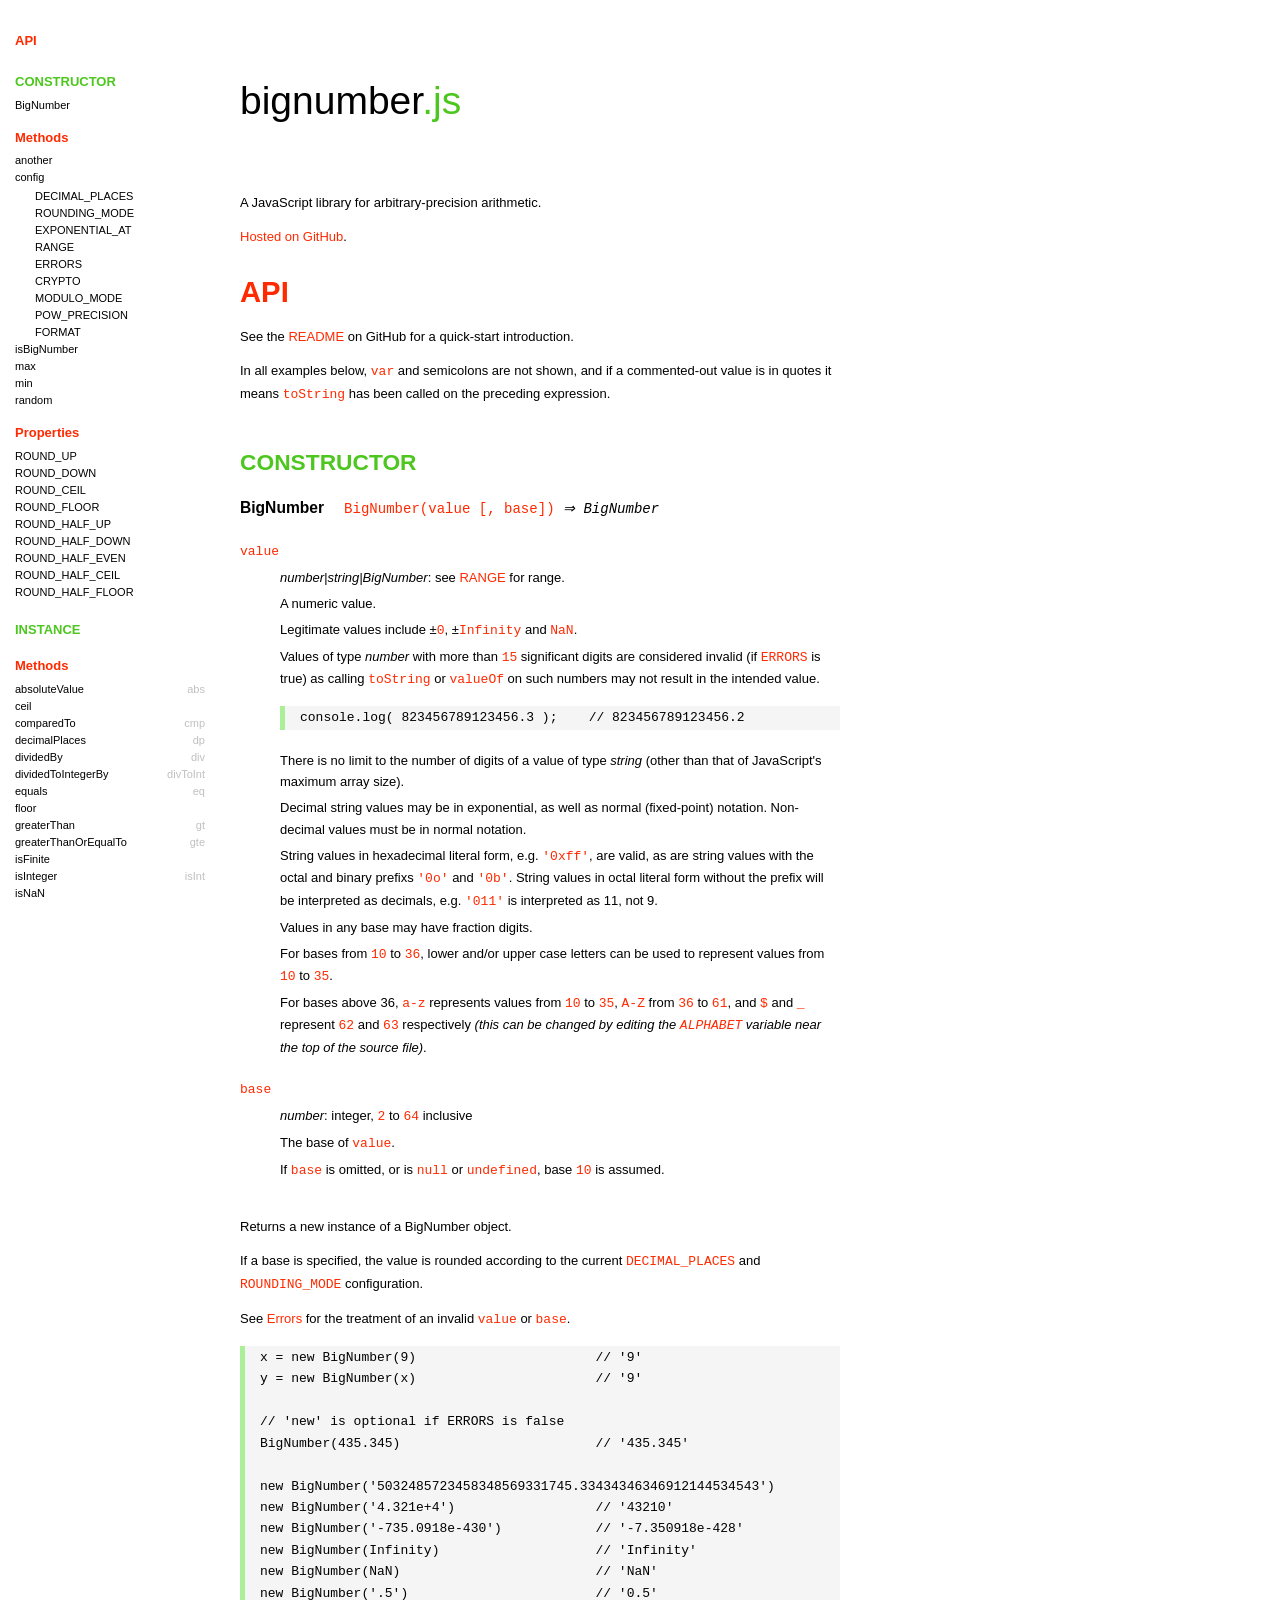
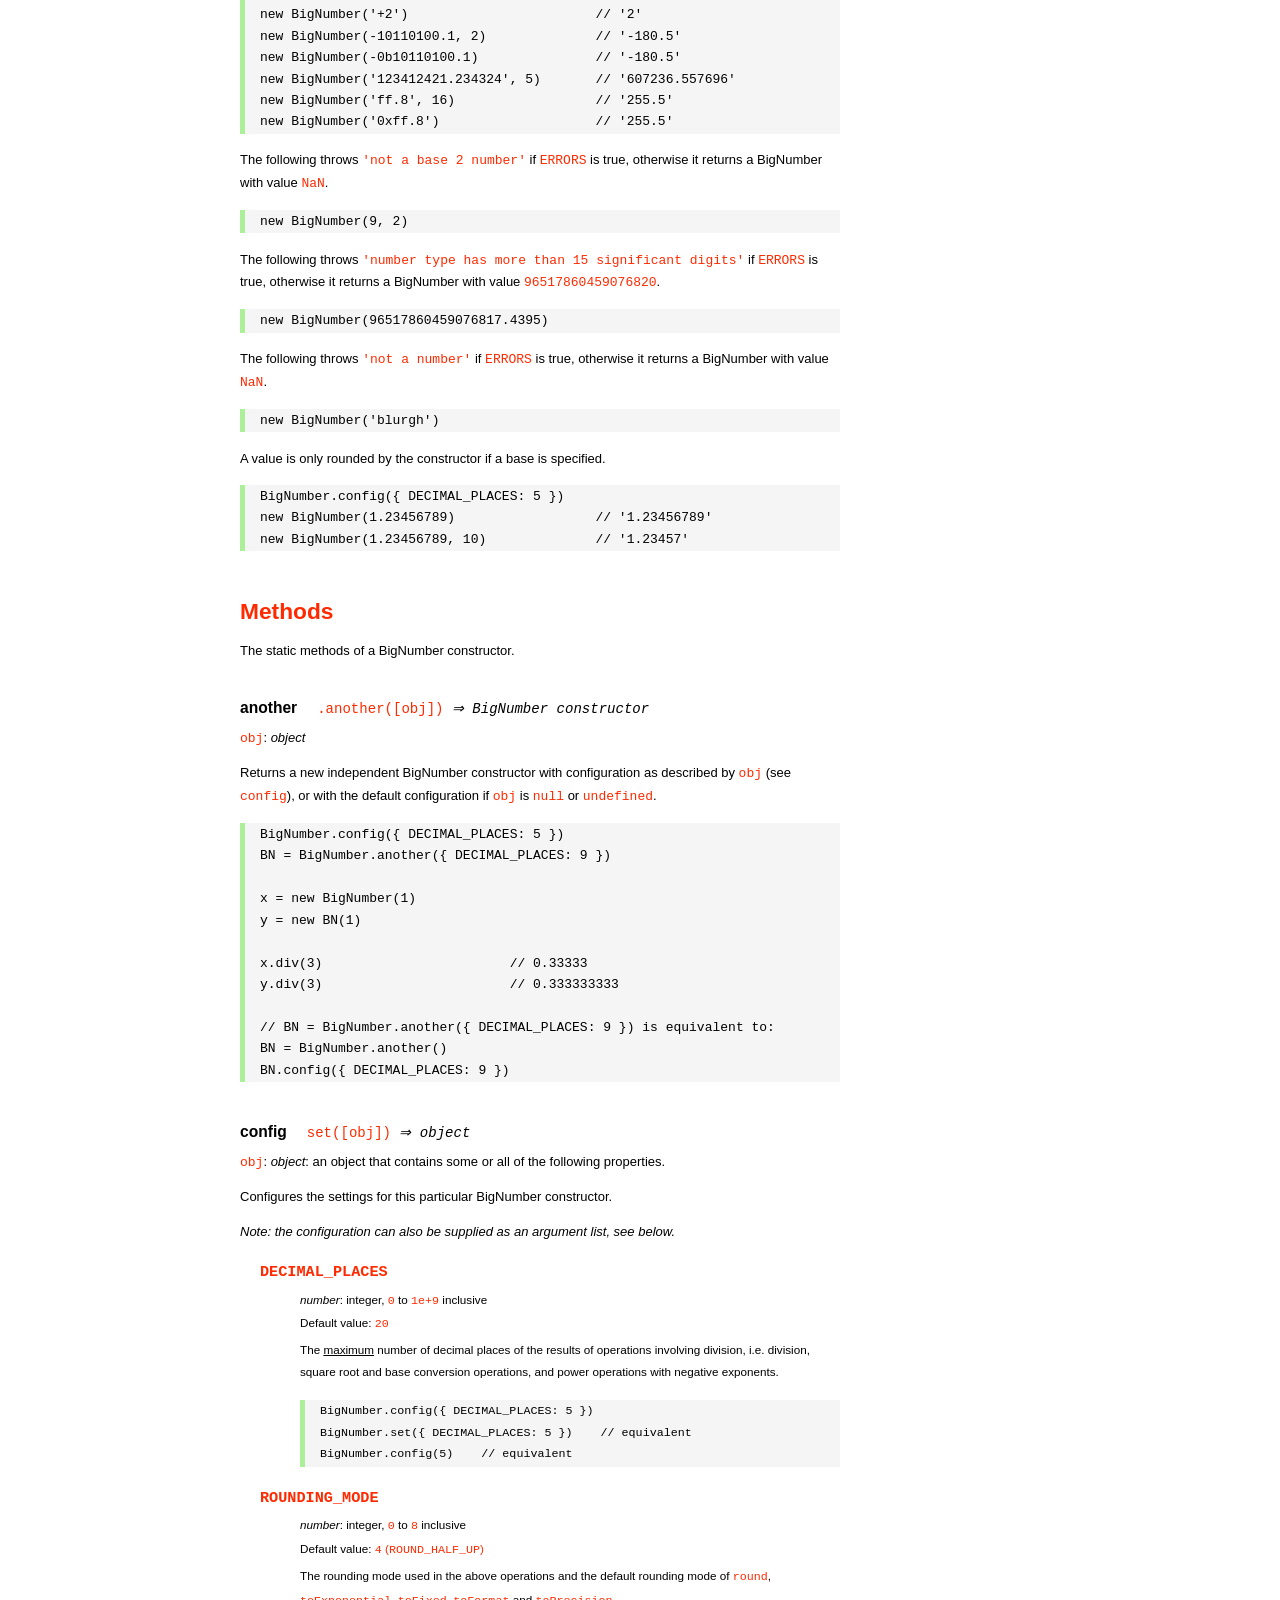
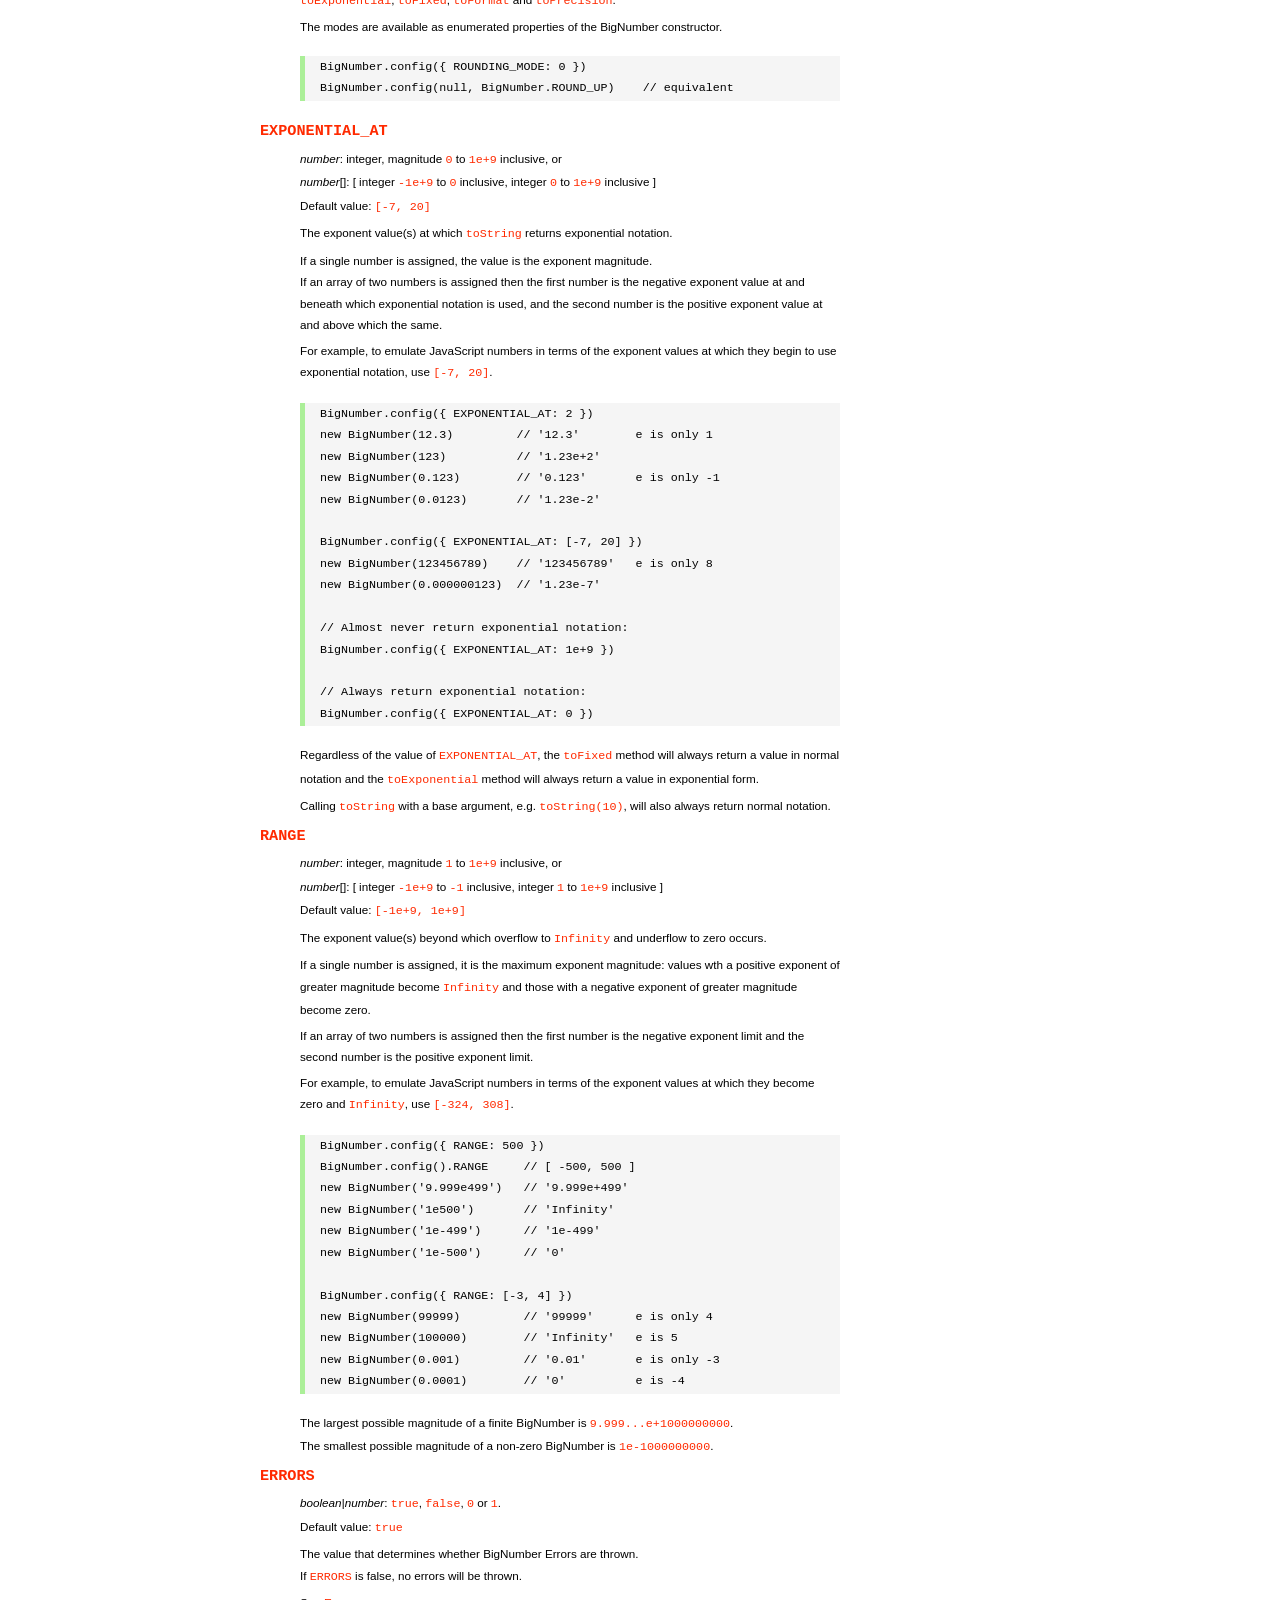
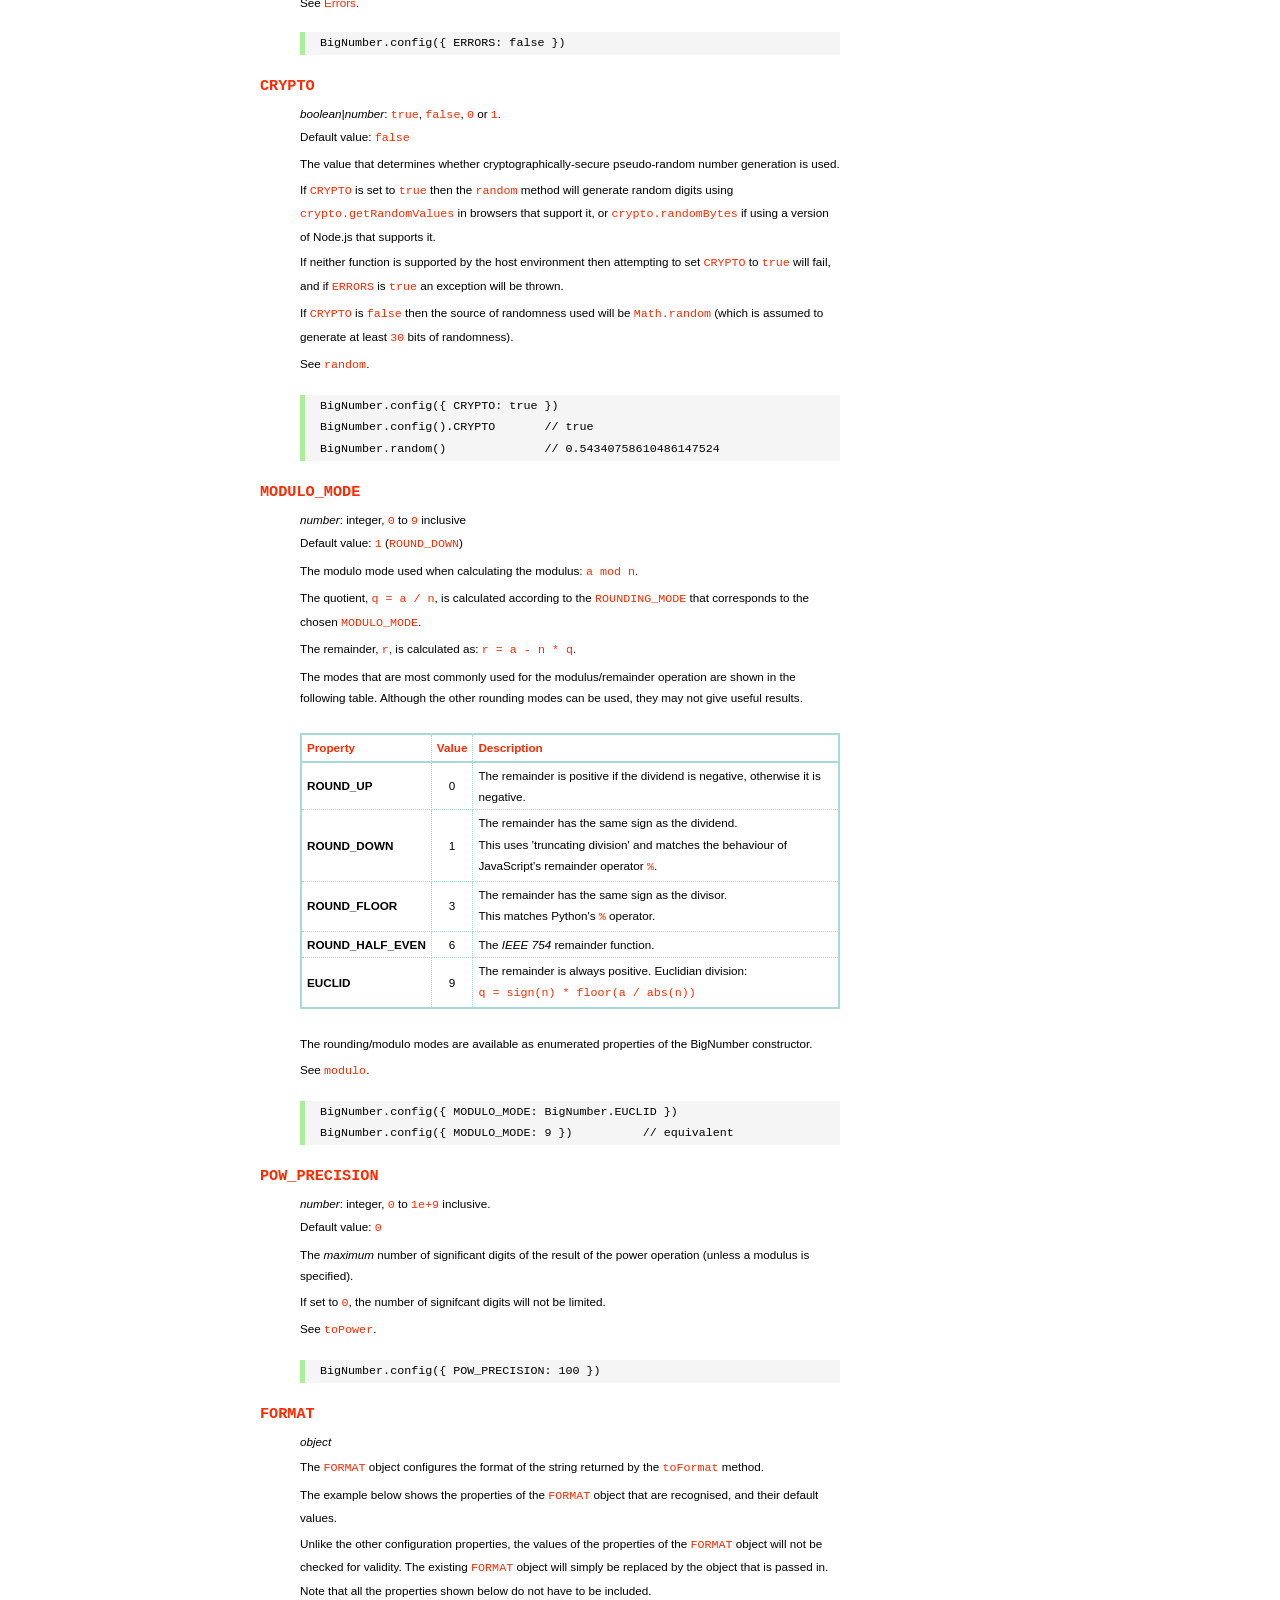
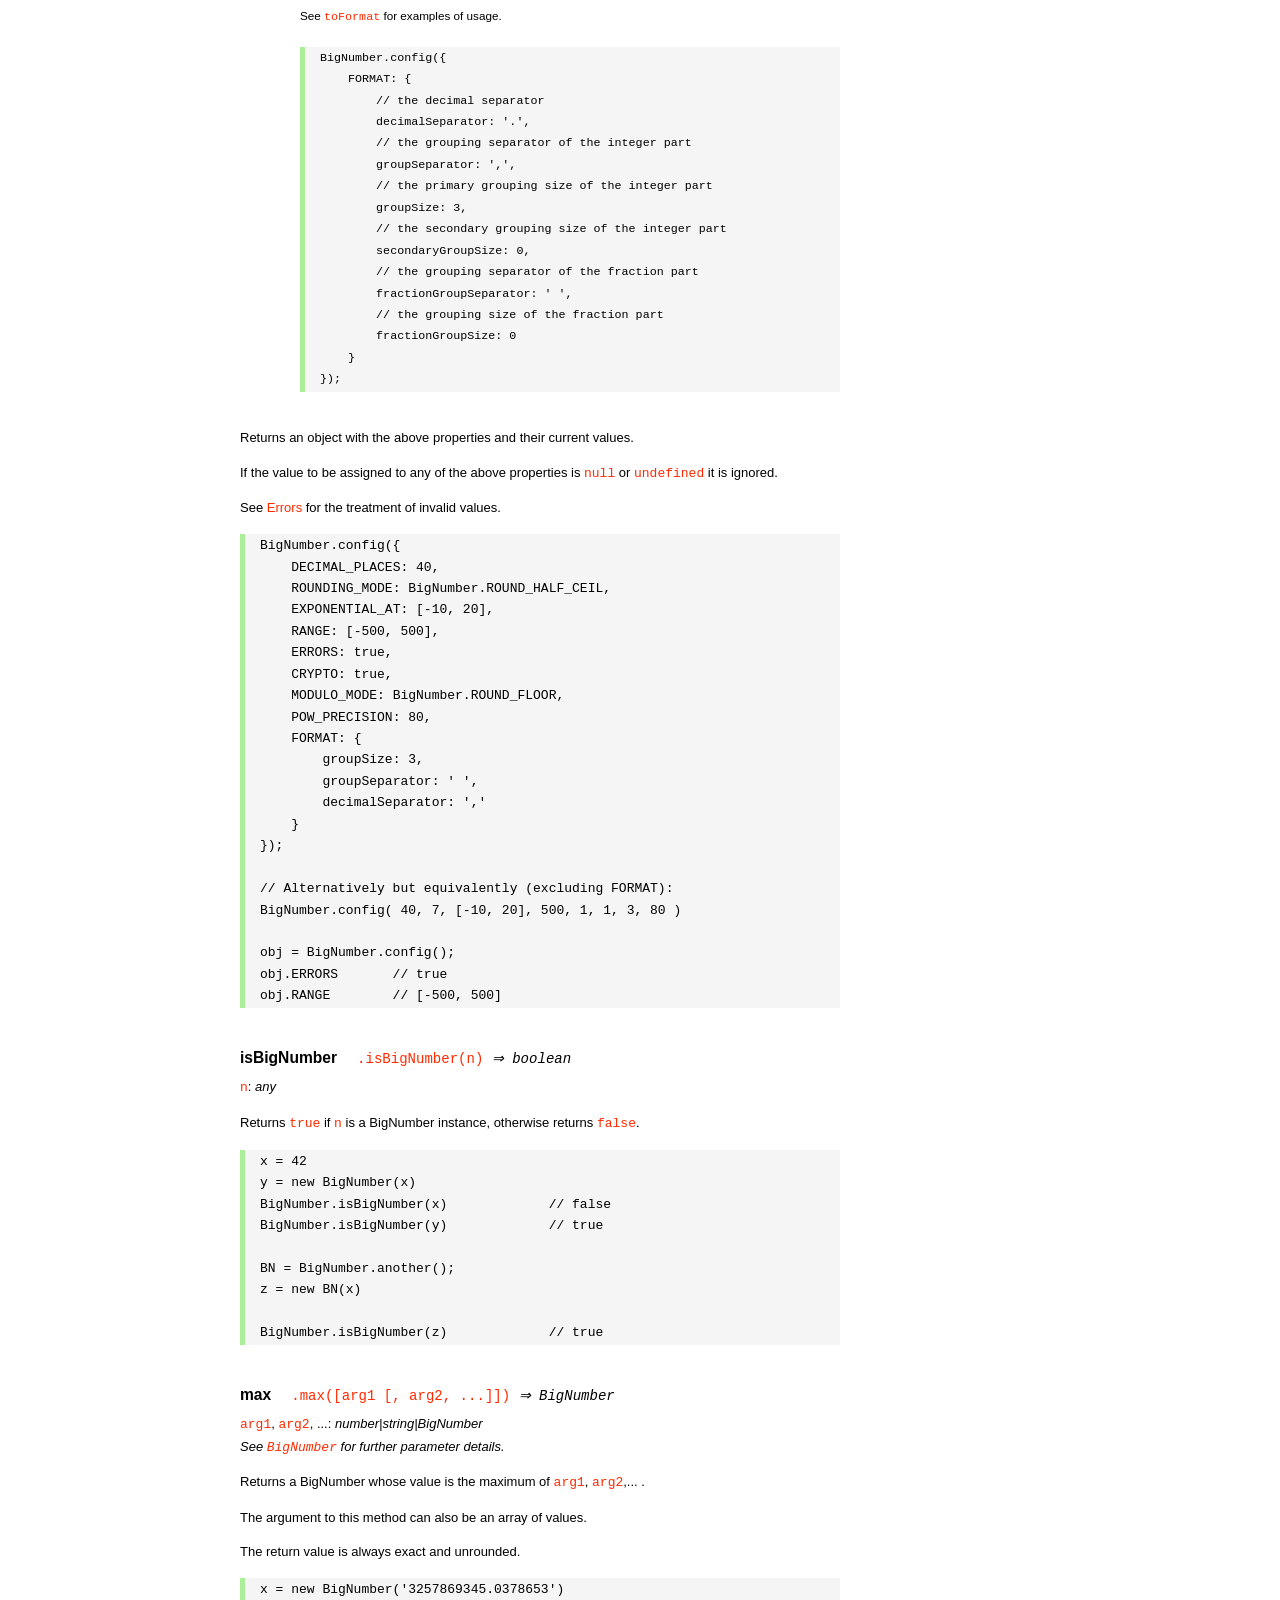
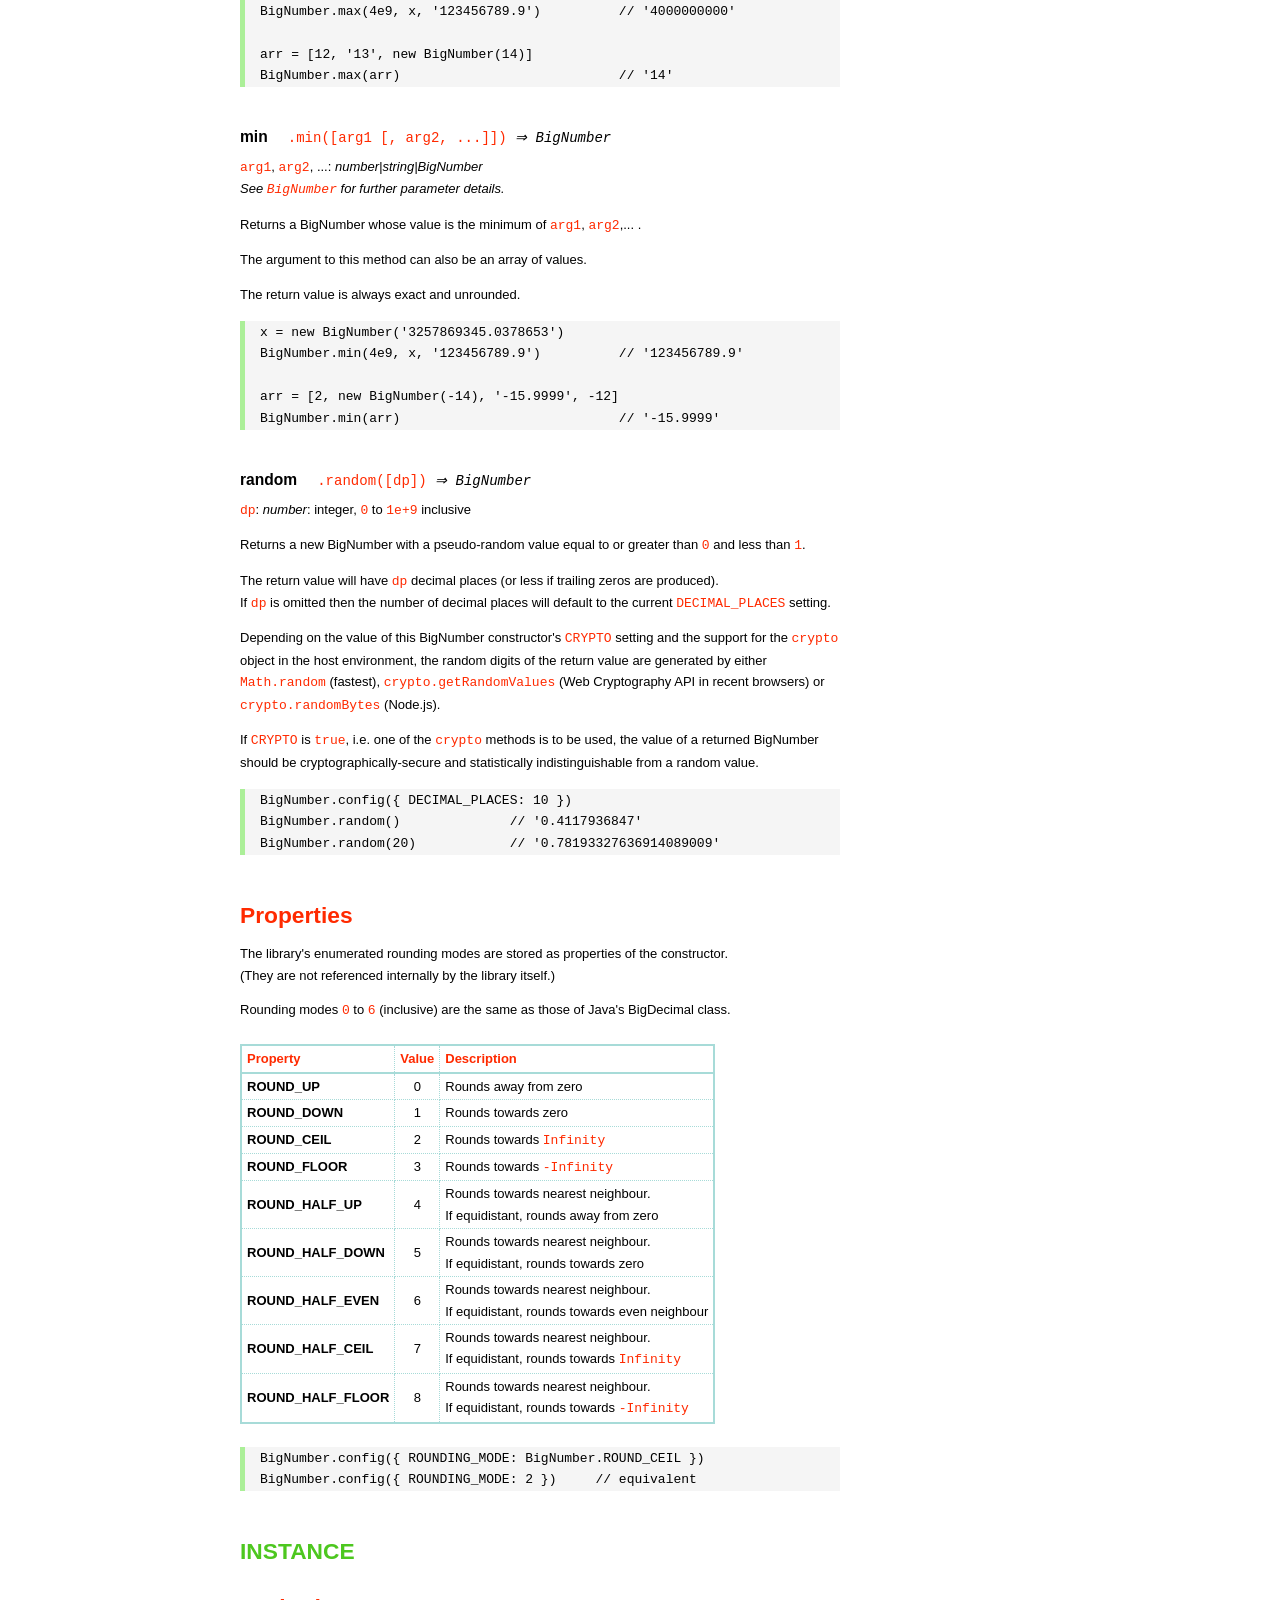
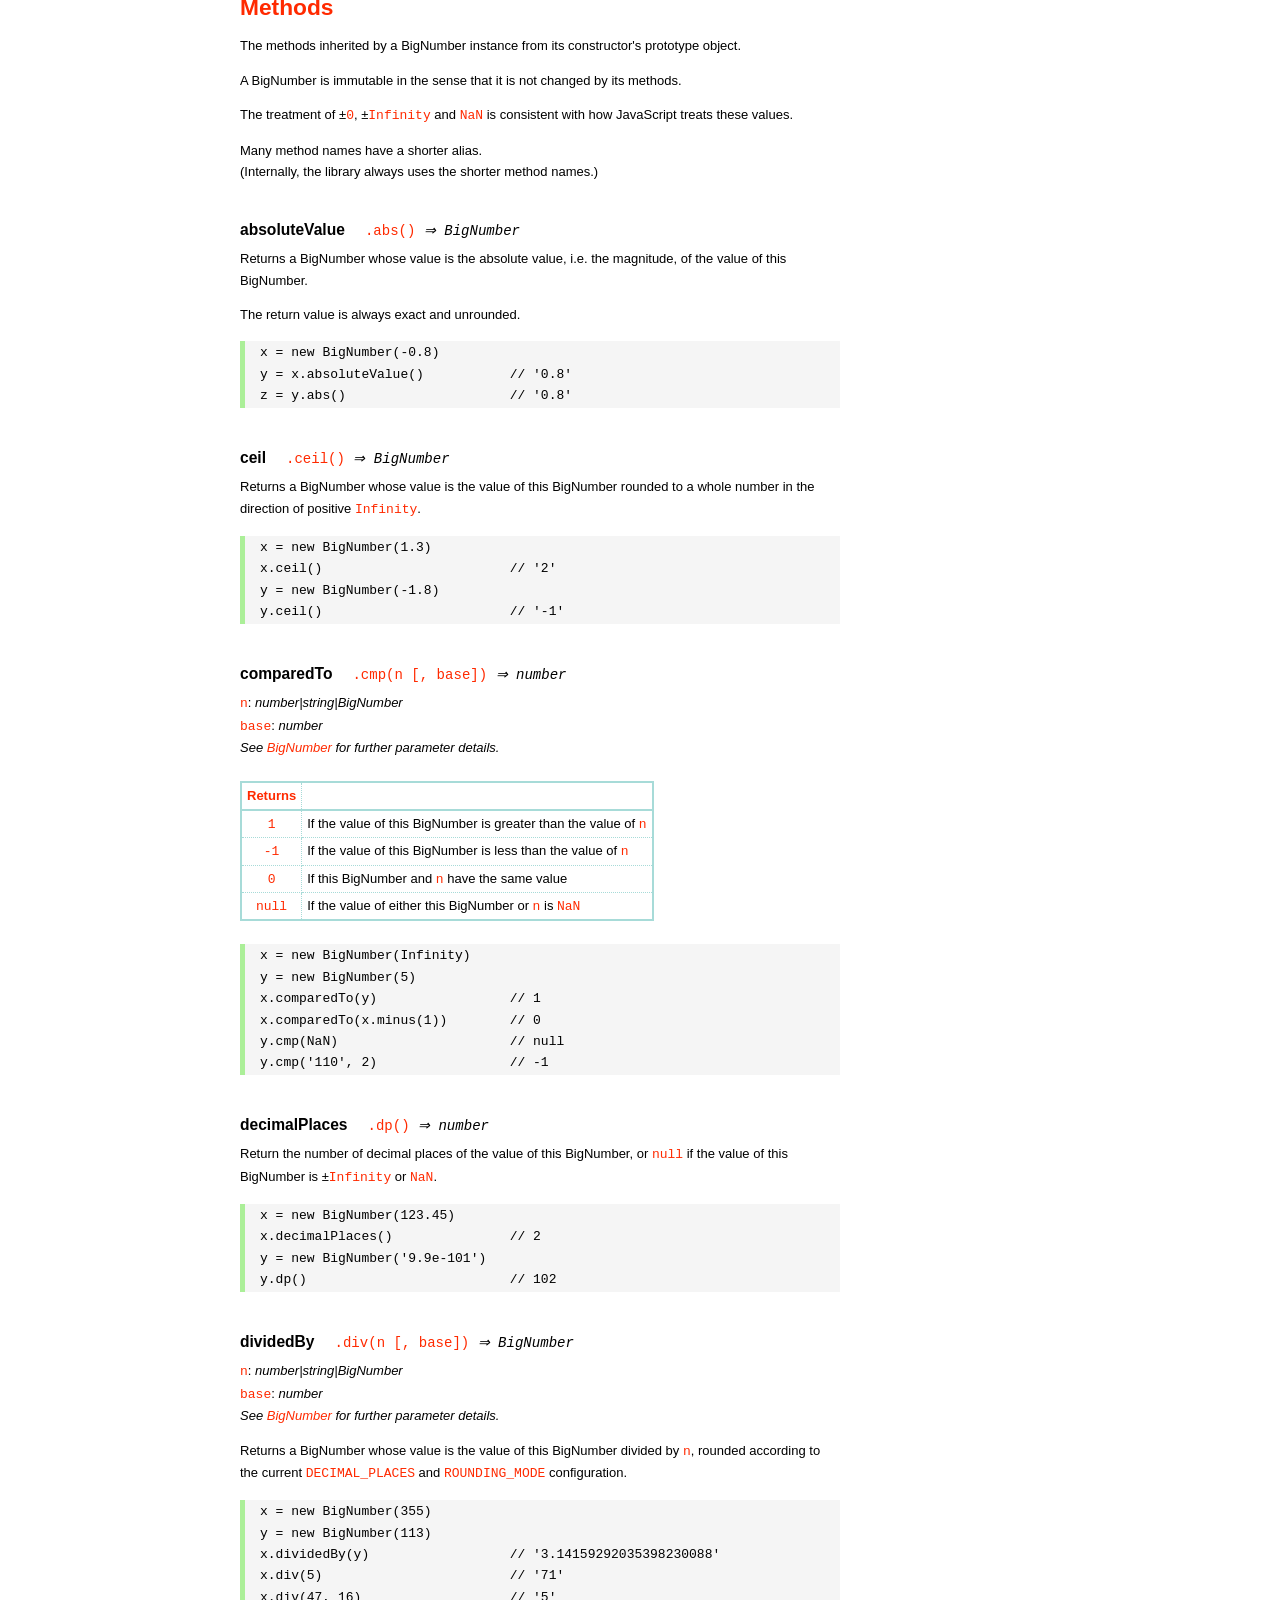
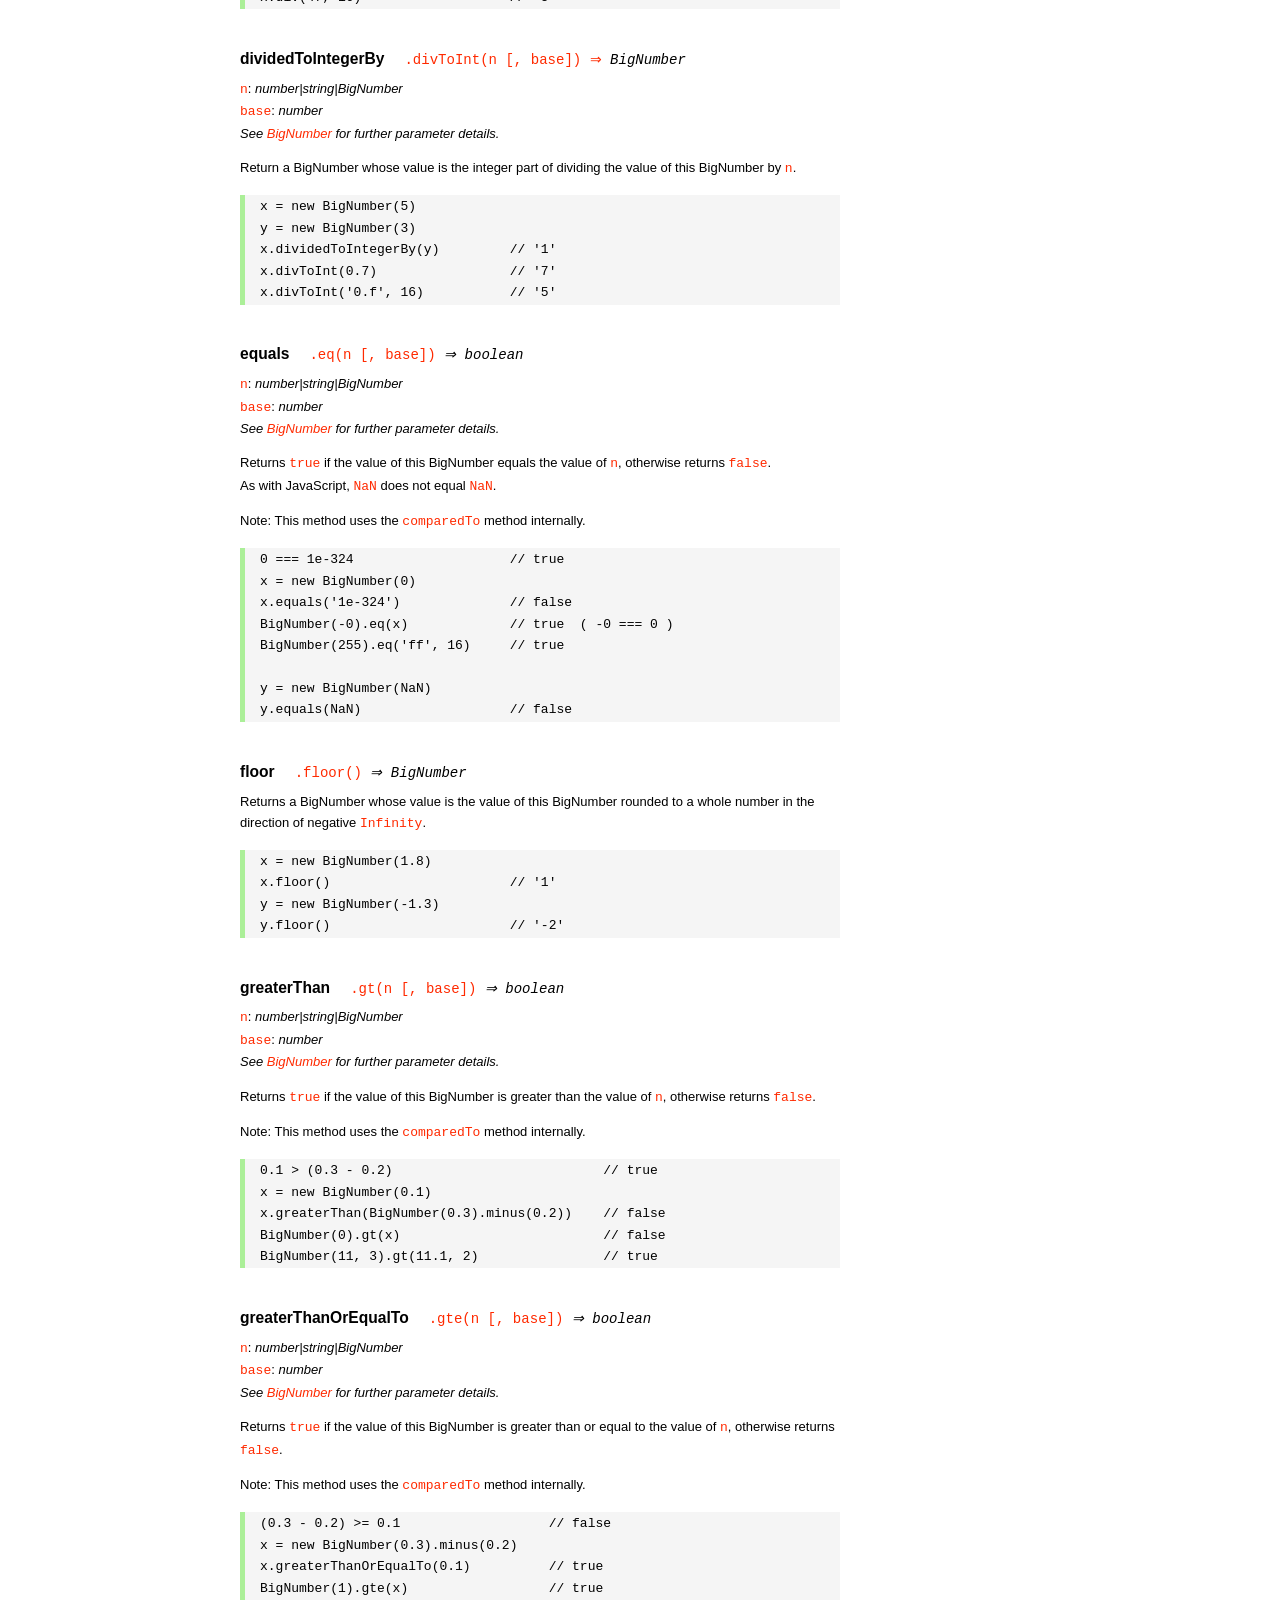
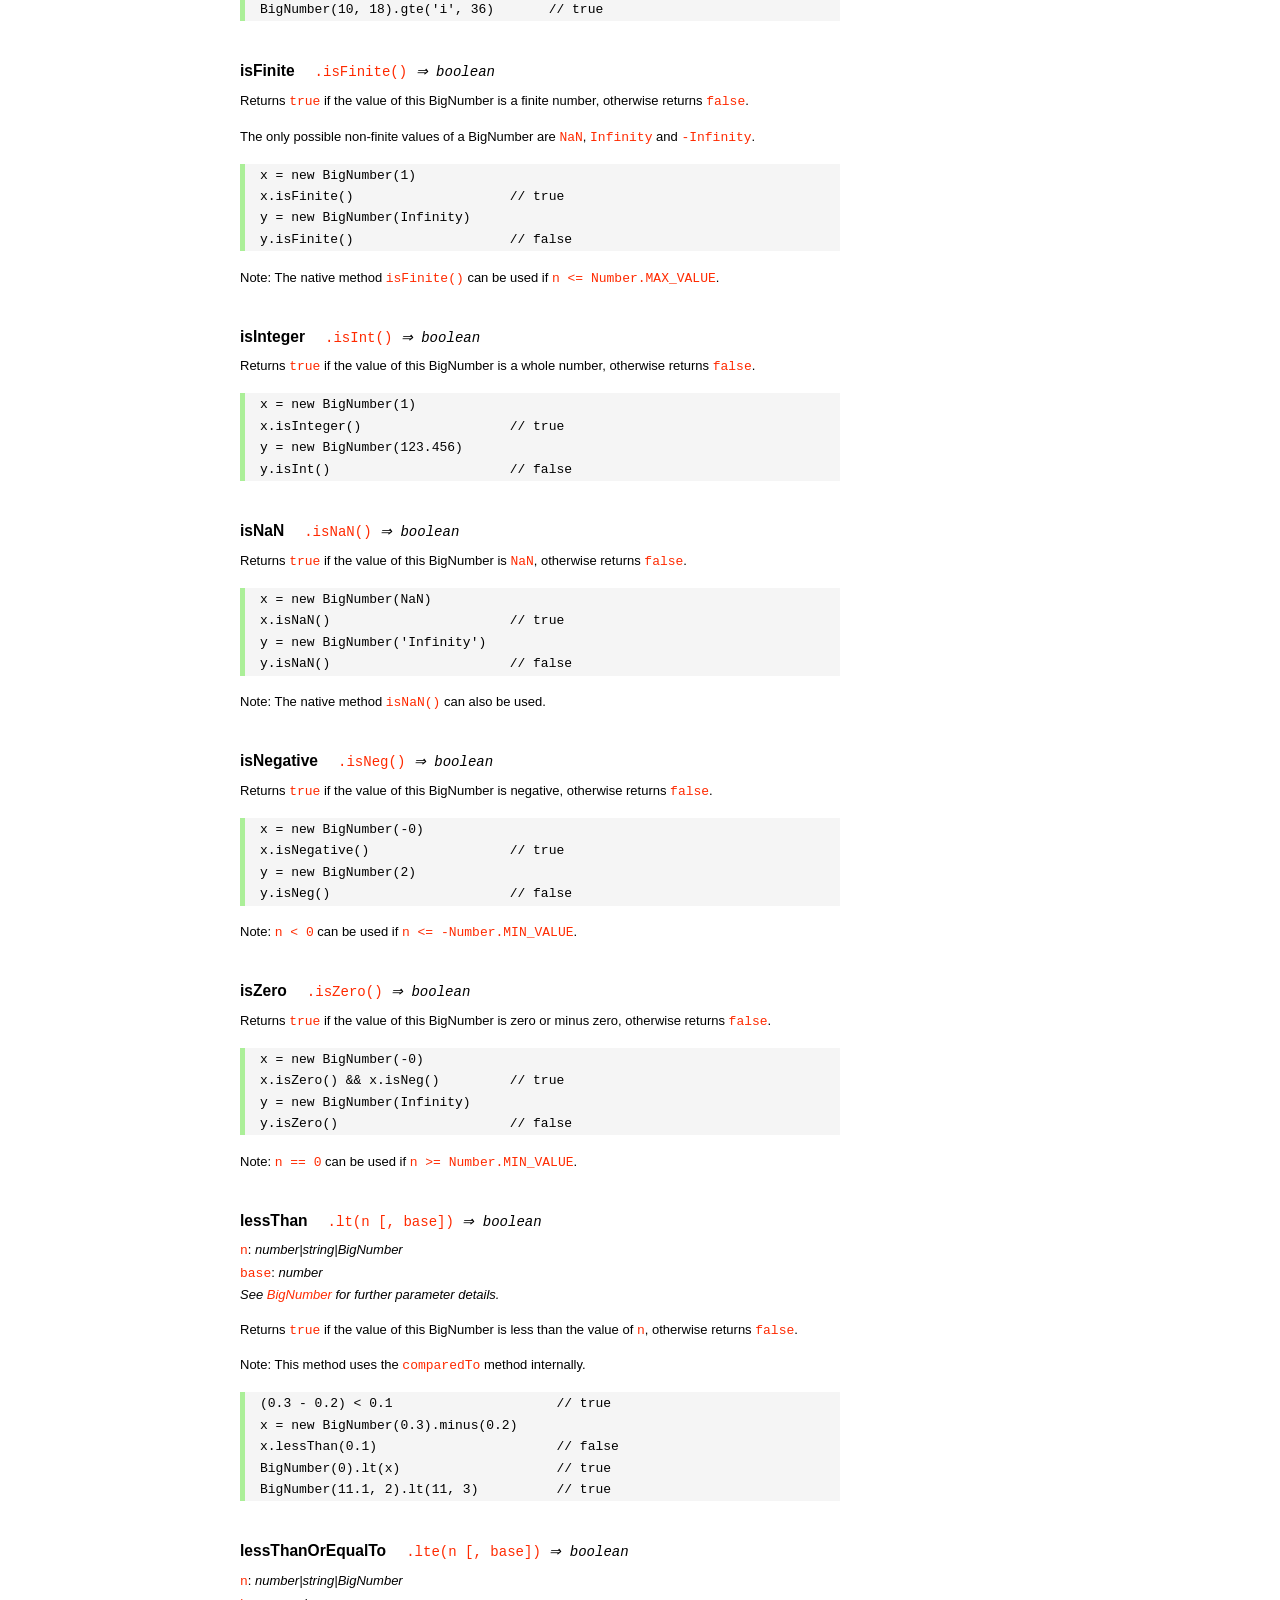
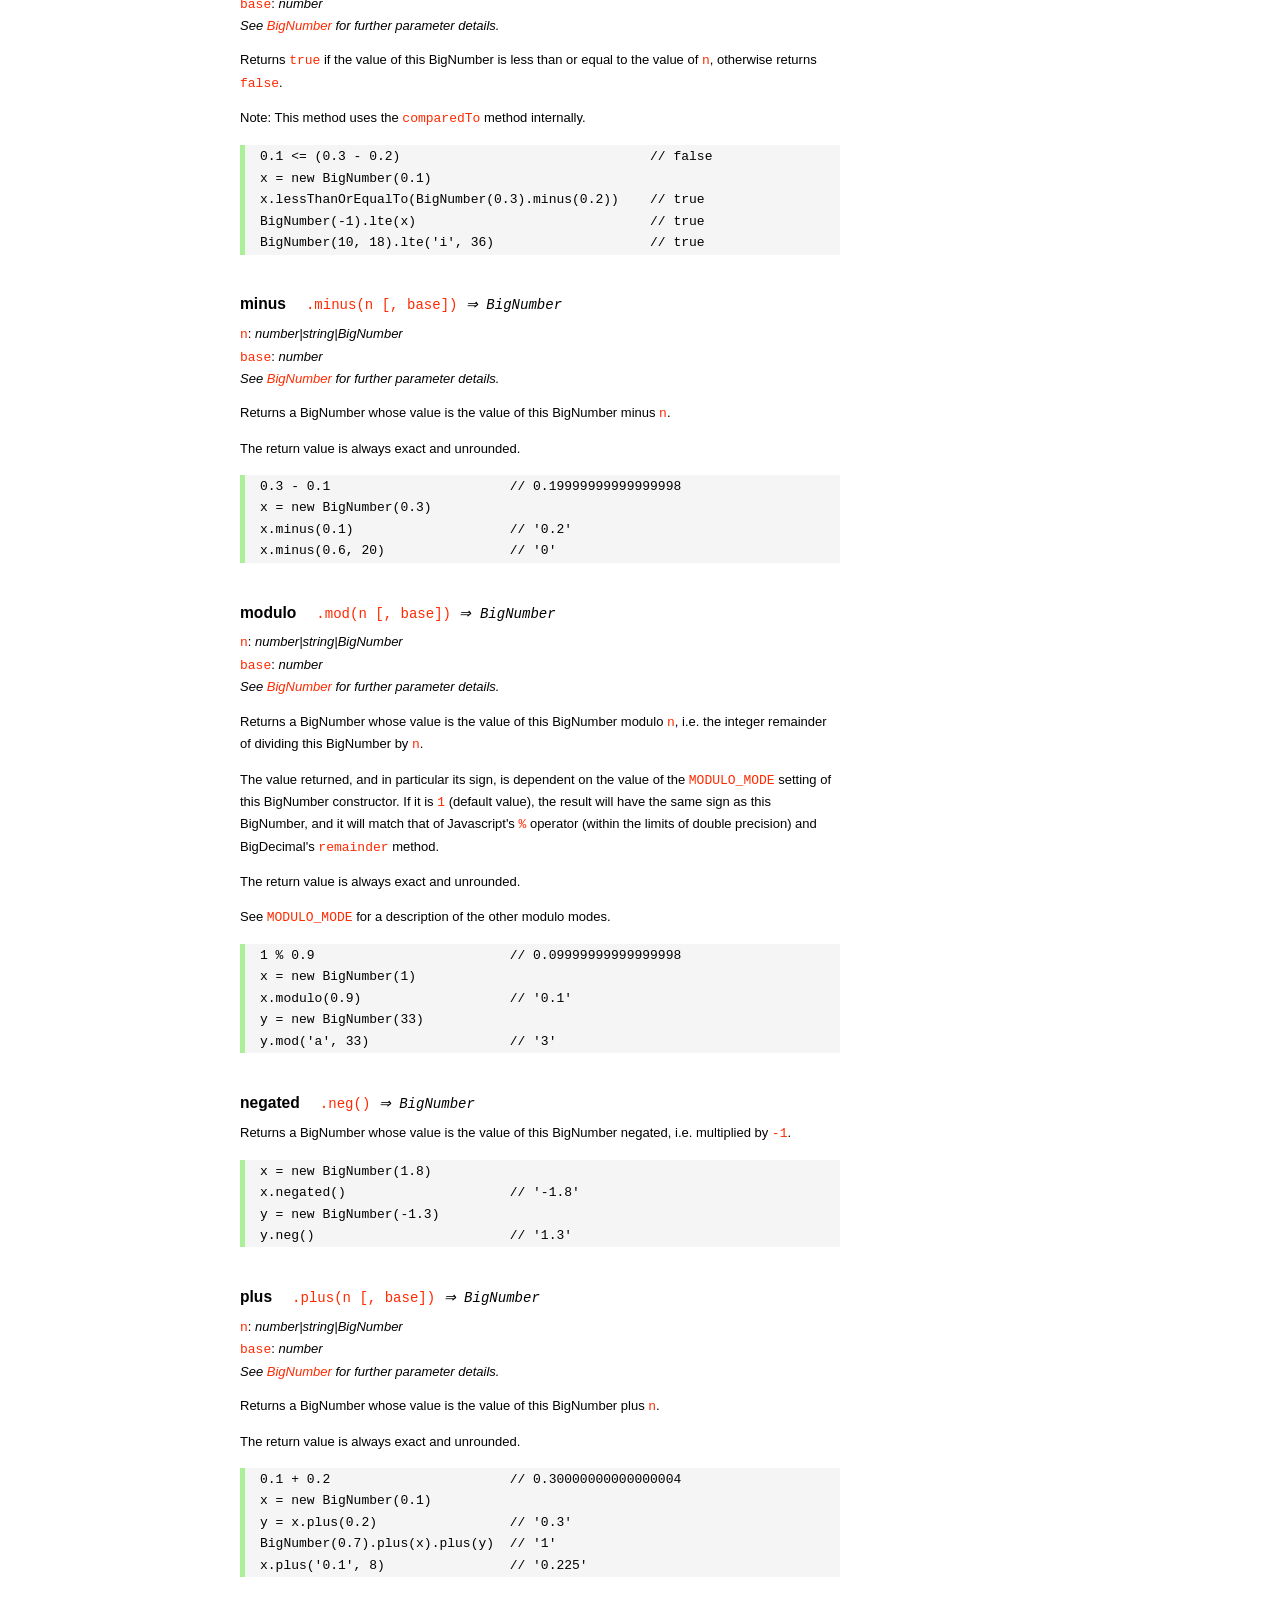
<file: myServer/node_modules/bignumber.js/doc/API.html>
<!DOCTYPE HTML>
<html>
<head>
<meta charset="utf-8">
<meta http-equiv="X-UA-Compatible" content="IE=edge">
<meta name="Author" content="M Mclaughlin">
<title>bignumber.js API</title>
<style>
html{font-size:100%}
body{background:#fff;font-family:"Helvetica Neue",Helvetica,Arial,sans-serif;font-size:13px;
  line-height:1.65em;min-height:100%;margin:0}
body,i{color:#000}
.nav{background:#fff;position:fixed;top:0;bottom:0;left:0;width:200px;overflow-y:auto;
  padding:15px 0 30px 15px}
div.container{width:600px;margin:50px 0 50px 240px}
p{margin:0 0 1em;width:600px}
pre,ul{margin:1em 0}
h1,h2,h3,h4,h5{margin:0;padding:1.5em 0 0}
h1,h2{padding:.75em 0}
!h1{font:400 3em Consolas,monaco,monospace;color:#000;margin-bottom:1em}
h1{font:400 3em Verdana,sans-serif;color:#000;margin-bottom:1em}
h2{font-size:2.25em;color:#ff2a00}
h3{font-size:1.75em;color:#4dc71f}
h4{font-size:1.75em;color:#ff2a00;padding-bottom:.75em}
h5{font-size:1.2em;margin-bottom:.4em}
h6{font-size:1.1em;margin-bottom:0.8em;padding:0.5em 0}
dd{padding-top:.35em}
dt{padding-top:.5em}
b{font-weight:700}
dt b{font-size:1.3em}
a,a:visited{color:#ff2a00;text-decoration:none}
a:active,a:hover{outline:0;text-decoration:underline}
.nav a,.nav b,.nav a:visited{display:block;color:#ff2a00;font-weight:700; margin-top:15px}
.nav b{color:#4dc71f;margin-top:20px;cursor:default;width:auto}
ul{list-style-type:none;padding:0 0 0 20px}
.nav ul{line-height:14px;padding-left:0;margin:5px 0 0}
.nav ul a,.nav ul a:visited,span{display:inline;color:#000;font-family:Verdana,Geneva,sans-serif;
  font-size:11px;font-weight:400;margin:0}
.inset,ul.inset{margin-left:20px}
.inset{font-size:.9em}
.nav li{width:auto;margin:0 0 3px}
.alias{font-style:italic;margin-left:20px}
table{border-collapse:collapse;border-spacing:0;border:2px solid #a7dbd8;margin:1.75em 0;padding:0}
td,th{text-align:left;margin:0;padding:2px 5px;border:1px dotted #a7dbd8}
th{border-top:2px solid #a7dbd8;border-bottom:2px solid #a7dbd8;color:#ff2a00}
code,pre{font-family:Consolas, monaco, monospace;font-weight:400}
pre{background:#f5f5f5;white-space:pre-wrap;word-wrap:break-word;border-left:5px solid #abef98;
  padding:1px 0 1px 15px;margin:1.2em 0}
code,.nav-title{color:#ff2a00}
.end{margin-bottom:25px}
.centre{text-align:center}
.error-table{font-size:13px;width:100%}
#faq{margin:3em 0 0}
li span{float:right;margin-right:10px;color:#c0c0c0}
#js{font:inherit;color:#4dc71f}
</style>
</head>
<body>

  <div class="nav">

    <a class='nav-title' href="#">API</a>

    <b> CONSTRUCTOR </b>
    <ul>
      <li><a href="#bignumber">BigNumber</a></li>
    </ul>

    <a href="#methods">Methods</a>
    <ul>
      <li><a href="#another">another</a></li>
      <li><a href="#config" >config</a></li>
      <li>
        <ul class="inset">
          <li><a href="#decimal-places">DECIMAL_PLACES</a></li>
          <li><a href="#rounding-mode" >ROUNDING_MODE</a></li>
          <li><a href="#exponential-at">EXPONENTIAL_AT</a></li>
          <li><a href="#range"         >RANGE</a></li>
          <li><a href="#errors"        >ERRORS</a></li>
          <li><a href="#crypto"        >CRYPTO</a></li>
          <li><a href="#modulo-mode"   >MODULO_MODE</a></li>
          <li><a href="#pow-precision" >POW_PRECISION</a></li>
          <li><a href="#format"        >FORMAT</a></li>
        </ul>
      </li>
      <li><a href="#is-bignumber">isBigNumber</a></li>
      <li><a href="#max">max</a></li>
      <li><a href="#min">min</a></li>
      <li><a href="#random">random</a></li>
    </ul>

    <a href="#constructor-properties">Properties</a>
    <ul>
      <li><a href="#round-up"        >ROUND_UP</a></li>
      <li><a href="#round-down"      >ROUND_DOWN</a></li>
      <li><a href="#round-ceil"      >ROUND_CEIL</a></li>
      <li><a href="#round-floor"     >ROUND_FLOOR</a></li>
      <li><a href="#round-half-up"   >ROUND_HALF_UP</a></li>
      <li><a href="#round-half-down" >ROUND_HALF_DOWN</a></li>
      <li><a href="#round-half-even" >ROUND_HALF_EVEN</a></li>
      <li><a href="#round-half-ceil" >ROUND_HALF_CEIL</a></li>
      <li><a href="#round-half-floor">ROUND_HALF_FLOOR</a></li>
    </ul>

    <b> INSTANCE </b>

    <a href="#prototype-methods">Methods</a>
    <ul>
      <li><a href="#abs"    >absoluteValue       </a><span>abs</span>     </li>
      <li><a href="#ceil"   >ceil                </a>                     </li>
      <li><a href="#cmp"    >comparedTo          </a><span>cmp</span>     </li>
      <li><a href="#dp"     >decimalPlaces       </a><span>dp</span>      </li>
      <li><a href="#div"    >dividedBy           </a><span>div</span>     </li>
      <li><a href="#divInt" >dividedToIntegerBy  </a><span>divToInt</span></li>
      <li><a href="#eq"     >equals              </a><span>eq</span>      </li>
      <li><a href="#floor"  >floor               </a>                     </li>
      <li><a href="#gt"     >greaterThan         </a><span>gt</span>      </li>
      <li><a href="#gte"    >greaterThanOrEqualTo</a><span>gte</span>     </li>
      <li><a href="#isF"    >isFinite            </a>                     </li>
      <li><a href="#isInt"  >isInteger           </a><span>isInt</span>   </li>
      <li><a href="#isNaN"  >isNaN               </a>                     </li>
      <li><a href="#isNeg"  >isNegative          </a><span>isNeg</span>   </li>
      <li><a href="#isZ"    >isZero              </a>                     </li>
      <li><a href="#lt"     >lessThan            </a><span>lt</span>      </li>
      <li><a href="#lte"    >lessThanOrEqualTo   </a><span>lte</span>     </li>
      <li><a href="#minus"  >minus               </a><span>sub</span>     </li>
      <li><a href="#mod"    >modulo              </a><span>mod</span>     </li>
      <li><a href="#neg"    >negated             </a><span>neg</span>     </li>
      <li><a href="#plus"   >plus                </a><span>add</span>     </li>
      <li><a href="#sd"     >precision           </a><span>sd</span>      </li>
      <li><a href="#round"  >round               </a>                     </li>
      <li><a href="#shift"  >shift               </a>                     </li>
      <li><a href="#sqrt"   >squareRoot          </a><span>sqrt</span>    </li>
      <li><a href="#times"  >times               </a><span>mul</span>     </li>
      <li><a href="#toD"    >toDigits            </a>                     </li>
      <li><a href="#toE"    >toExponential       </a>                     </li>
      <li><a href="#toFix"  >toFixed             </a>                     </li>
      <li><a href="#toFor"  >toFormat            </a>                     </li>
      <li><a href="#toFr"   >toFraction          </a>                     </li>
      <li><a href="#toJSON" >toJSON              </a>                     </li>
      <li><a href="#toN"    >toNumber            </a>                     </li>
      <li><a href="#pow"    >toPower             </a><span>pow</span>     </li>
      <li><a href="#toP"    >toPrecision         </a>                     </li>
      <li><a href="#toS"    >toString            </a>                     </li>
      <li><a href="#trunc"  >truncated           </a><span>trunc</span>   </li>
      <li><a href="#valueOf">valueOf             </a>                     </li>
    </ul>

    <a href="#instance-properties">Properties</a>
    <ul>
      <li><a href="#coefficient">c: coefficient</a></li>
      <li><a href="#exponent"   >e: exponent</a></li>
      <li><a href="#sign"       >s: sign</a></li>
    </ul>

    <a href="#zero-nan-infinity">Zero, NaN &amp; Infinity</a>
    <a href="#Errors">Errors</a>
    <a class='end' href="#faq">FAQ</a>

  </div>

  <div class="container">

    <h1>bignumber<span id='js'>.js</span></h1>

    <p>A JavaScript library for arbitrary-precision arithmetic.</p>
    <p><a href="https://github.com/MikeMcl/bignumber.js">Hosted on GitHub</a>. </p>

    <h2>API</h2>

    <p>
      See the <a href='https://github.com/MikeMcl/bignumber.js'>README</a> on GitHub for a
      quick-start introduction.
    </p>
    <p>
      In all examples below, <code>var</code> and semicolons are not shown, and if a commented-out
      value is in quotes it means <code>toString</code> has been called on the preceding expression.
    </p>


    <h3>CONSTRUCTOR</h3>

    <h5 id="bignumber">
      BigNumber<code class='inset'>BigNumber(value [, base]) <i>&rArr; BigNumber</i></code>
    </h5>
    <dl>
      <dt><code>value</code></dt>
      <dd>
        <i>number|string|BigNumber</i>: see <a href='#range'>RANGE</a> for
        range.
      </dd>
      <dd>
        A numeric value.
      </dd>
      <dd>
        Legitimate values include &plusmn;<code>0</code>, &plusmn;<code>Infinity</code> and
        <code>NaN</code>.
      </dd>
      <dd>
        Values of type <em>number</em> with more than <code>15</code> significant digits are
        considered invalid (if <a href='#errors'><code>ERRORS</code></a> is true) as calling
        <code><a href='#toS'>toString</a></code> or <code><a href='#valueOf'>valueOf</a></code> on
        such numbers may not result in the intended value.
        <pre>console.log( 823456789123456.3 );    // 823456789123456.2</pre>
      </dd>
      <dd>
        There is no limit to the number of digits of a value of type <em>string</em> (other than
        that of JavaScript's maximum array size).
      </dd>
      <dd>
        Decimal string values may be in exponential, as well as normal (fixed-point) notation.
        Non-decimal values must be in normal notation.
      </dd>
      <dd>
        String values in hexadecimal literal form, e.g. <code>'0xff'</code>, are valid, as are
        string values with the octal and binary prefixs <code>'0o'</code> and <code>'0b'</code>.
        String values in octal literal form without the prefix will be interpreted as
        decimals, e.g. <code>'011'</code> is interpreted as 11, not 9.
      </dd>
      <dd>Values in any base may have fraction digits.</dd>
      <dd>
        For bases from <code>10</code> to <code>36</code>, lower and/or upper case letters can be
        used to represent values from <code>10</code> to <code>35</code>.
      </dd>
      <dd>
        For bases above 36, <code>a-z</code> represents values from <code>10</code> to
        <code>35</code>, <code>A-Z</code> from <code>36</code> to <code>61</code>, and
        <code>$</code> and <code>_</code> represent <code>62</code> and <code>63</code> respectively
        <i>(this can be changed by editing the <code>ALPHABET</code> variable near the top of the
        source file)</i>.
      </dd>
    </dl>
    <dl>
      <dt><code>base</code></dt>
      <dd>
        <i>number</i>: integer, <code>2</code> to <code>64</code> inclusive
      </dd>
      <dd>The base of <code>value</code>.</dd>
      <dd>
        If <code>base</code> is omitted, or is <code>null</code> or <code>undefined</code>, base
        <code>10</code> is assumed.
      </dd>
    </dl>
    <br />
    <p>Returns a new instance of a BigNumber object.</p>
    <p>
      If a base is specified, the value is rounded according to
      the current <a href='#decimal-places'><code>DECIMAL_PLACES</code></a> and
      <a href='#rounding-mode'><code>ROUNDING_MODE</code></a> configuration.
    </p>
    <p>
      See <a href='#Errors'>Errors</a> for the treatment of an invalid <code>value</code> or
      <code>base</code>.
    </p>
    <pre>
x = new BigNumber(9)                       // '9'
y = new BigNumber(x)                       // '9'

// 'new' is optional if ERRORS is false
BigNumber(435.345)                         // '435.345'

new BigNumber('5032485723458348569331745.33434346346912144534543')
new BigNumber('4.321e+4')                  // '43210'
new BigNumber('-735.0918e-430')            // '-7.350918e-428'
new BigNumber(Infinity)                    // 'Infinity'
new BigNumber(NaN)                         // 'NaN'
new BigNumber('.5')                        // '0.5'
new BigNumber('+2')                        // '2'
new BigNumber(-10110100.1, 2)              // '-180.5'
new BigNumber(-0b10110100.1)               // '-180.5'
new BigNumber('123412421.234324', 5)       // '607236.557696'
new BigNumber('ff.8', 16)                  // '255.5'
new BigNumber('0xff.8')                    // '255.5'</pre>
    <p>
      The following throws <code>'not a base 2 number'</code> if
      <a href='#errors'><code>ERRORS</code></a> is true, otherwise it returns a BigNumber with value
      <code>NaN</code>.
    </p>
    <pre>new BigNumber(9, 2)</pre>
    <p>
      The following throws <code>'number type has more than 15 significant digits'</code> if
      <a href='#errors'><code>ERRORS</code></a> is true, otherwise it returns a BigNumber with value
      <code>96517860459076820</code>.
    </p>
    <pre>new BigNumber(96517860459076817.4395)</pre>
    <p>
      The following throws <code>'not a number'</code> if <a href='#errors'><code>ERRORS</code></a>
      is true, otherwise it returns a BigNumber with value <code>NaN</code>.
    </p>
    <pre>new BigNumber('blurgh')</pre>
    <p>
      A value is only rounded by the constructor if a base is specified.
    </p>
    <pre>BigNumber.config({ DECIMAL_PLACES: 5 })
new BigNumber(1.23456789)                  // '1.23456789'
new BigNumber(1.23456789, 10)              // '1.23457'</pre>



    <h4 id="methods">Methods</h4>
     <p>The static methods of a BigNumber constructor.</p>




    <h5 id="another">
       another<code class='inset'>.another([obj]) <i>&rArr; BigNumber constructor</i></code>
    </h5>
    <p><code>obj</code>: <i>object</i></p>
    <p>
      Returns a new independent BigNumber constructor with configuration as described by
      <code>obj</code> (see <a href='#config'><code>config</code></a>), or with the default
      configuration if <code>obj</code> is <code>null</code> or <code>undefined</code>.
    </p>
    <pre>BigNumber.config({ DECIMAL_PLACES: 5 })
BN = BigNumber.another({ DECIMAL_PLACES: 9 })

x = new BigNumber(1)
y = new BN(1)

x.div(3)                        // 0.33333
y.div(3)                        // 0.333333333

// BN = BigNumber.another({ DECIMAL_PLACES: 9 }) is equivalent to:
BN = BigNumber.another()
BN.config({ DECIMAL_PLACES: 9 })</pre>



    <h5 id="config">config<code class='inset'>set([obj]) <i>&rArr; object</i></code></h5>
    <p>
      <code>obj</code>: <i>object</i>: an object that contains some or all of the following
      properties.
    </p>
    <p>Configures the settings for this particular BigNumber constructor.</p>
    <p><i>Note: the configuration can also be supplied as an argument list, see below.</i></p>
    <dl class='inset'>
      <dt id="decimal-places"><code><b>DECIMAL_PLACES</b></code></dt>
      <dd>
        <i>number</i>: integer, <code>0</code> to <code>1e+9</code> inclusive<br />
        Default value: <code>20</code>
      </dd>
      <dd>
        The <u>maximum</u> number of decimal places of the results of operations involving
        division, i.e. division, square root and base conversion operations, and power
        operations with negative exponents.<br />
      </dd>
      <dd>
      <pre>BigNumber.config({ DECIMAL_PLACES: 5 })
BigNumber.set({ DECIMAL_PLACES: 5 })    // equivalent
BigNumber.config(5)    // equivalent</pre>
      </dd>



      <dt id="rounding-mode"><code><b>ROUNDING_MODE</b></code></dt>
      <dd>
        <i>number</i>: integer, <code>0</code> to <code>8</code> inclusive<br />
        Default value: <code>4</code> <a href="#round-half-up">(<code>ROUND_HALF_UP</code>)</a>
      </dd>
      <dd>
        The rounding mode used in the above operations and the default rounding mode of
        <a href='#round'><code>round</code></a>,
        <a href='#toE'><code>toExponential</code></a>,
        <a href='#toFix'><code>toFixed</code></a>,
        <a href='#toFor'><code>toFormat</code></a> and
        <a href='#toP'><code>toPrecision</code></a>.
      </dd>
      <dd>The modes are available as enumerated properties of the BigNumber constructor.</dd>
       <dd>
      <pre>BigNumber.config({ ROUNDING_MODE: 0 })
BigNumber.config(null, BigNumber.ROUND_UP)    // equivalent</pre>
        </dd>



      <dt id="exponential-at"><code><b>EXPONENTIAL_AT</b></code></dt>
      <dd>
        <i>number</i>: integer, magnitude <code>0</code> to <code>1e+9</code> inclusive, or
        <br />
        <i>number</i>[]: [ integer <code>-1e+9</code> to <code>0</code> inclusive, integer
        <code>0</code> to <code>1e+9</code> inclusive ]<br />
        Default value: <code>[-7, 20]</code>
      </dd>
      <dd>
        The exponent value(s) at which <code>toString</code> returns exponential notation.
      </dd>
      <dd>
        If a single number is assigned, the value is the exponent magnitude.<br />
        If an array of two numbers is assigned then the first number is the negative exponent
        value at and beneath which exponential notation is used, and the second number is the
        positive exponent value at and above which the same.
      </dd>
      <dd>
        For example, to emulate JavaScript numbers in terms of the exponent values at which they
        begin to use exponential notation, use <code>[-7, 20]</code>.
      </dd>
      <dd>
      <pre>BigNumber.config({ EXPONENTIAL_AT: 2 })
new BigNumber(12.3)         // '12.3'        e is only 1
new BigNumber(123)          // '1.23e+2'
new BigNumber(0.123)        // '0.123'       e is only -1
new BigNumber(0.0123)       // '1.23e-2'

BigNumber.config({ EXPONENTIAL_AT: [-7, 20] })
new BigNumber(123456789)    // '123456789'   e is only 8
new BigNumber(0.000000123)  // '1.23e-7'

// Almost never return exponential notation:
BigNumber.config({ EXPONENTIAL_AT: 1e+9 })

// Always return exponential notation:
BigNumber.config({ EXPONENTIAL_AT: 0 })</pre>
      </dd>
      <dd>
        Regardless of the value of <code>EXPONENTIAL_AT</code>, the <code>toFixed</code> method
        will always return a value in normal notation and the <code>toExponential</code> method
        will always return a value in exponential form.
      </dd>
      <dd>
        Calling <code>toString</code> with a base argument, e.g. <code>toString(10)</code>, will
        also always return normal notation.
      </dd>



      <dt id="range"><code><b>RANGE</b></code></dt>
      <dd>
        <i>number</i>: integer, magnitude <code>1</code> to <code>1e+9</code> inclusive, or
        <br />
        <i>number</i>[]: [ integer <code>-1e+9</code> to <code>-1</code> inclusive, integer
        <code>1</code> to <code>1e+9</code> inclusive ]<br />
        Default value: <code>[-1e+9, 1e+9]</code>
      </dd>
      <dd>
        The exponent value(s) beyond which overflow to <code>Infinity</code> and underflow to
        zero occurs.
      </dd>
      <dd>
        If a single number is assigned, it is the maximum exponent magnitude: values wth a
        positive exponent of greater magnitude become <code>Infinity</code> and those with a
        negative exponent of greater magnitude become zero.
      <dd>
        If an array of two numbers is assigned then the first number is the negative exponent
        limit and the second number is the positive exponent limit.
      </dd>
      <dd>
        For example, to emulate JavaScript numbers in terms of the exponent values at which they
        become zero and <code>Infinity</code>, use <code>[-324, 308]</code>.
      </dd>
      <dd>
      <pre>BigNumber.config({ RANGE: 500 })
BigNumber.config().RANGE     // [ -500, 500 ]
new BigNumber('9.999e499')   // '9.999e+499'
new BigNumber('1e500')       // 'Infinity'
new BigNumber('1e-499')      // '1e-499'
new BigNumber('1e-500')      // '0'

BigNumber.config({ RANGE: [-3, 4] })
new BigNumber(99999)         // '99999'      e is only 4
new BigNumber(100000)        // 'Infinity'   e is 5
new BigNumber(0.001)         // '0.01'       e is only -3
new BigNumber(0.0001)        // '0'          e is -4</pre>
      </dd>
      <dd>
        The largest possible magnitude of a finite BigNumber is
        <code>9.999...e+1000000000</code>.<br />
        The smallest possible magnitude of a non-zero BigNumber is <code>1e-1000000000</code>.
      </dd>



      <dt id="errors"><code><b>ERRORS</b></code></dt>
      <dd>
        <i>boolean|number</i>: <code>true</code>, <code>false</code>, <code>0</code> or
        <code>1</code>.<br />
        Default value: <code>true</code>
      </dd>
      <dd>
        The value that determines whether BigNumber Errors are thrown.<br />
        If <code>ERRORS</code> is false, no errors will be thrown.
      </dd>
      <dd>See <a href='#Errors'>Errors</a>.</dd>
      <dd><pre>BigNumber.config({ ERRORS: false })</pre></dd>



      <dt id="crypto"><code><b>CRYPTO</b></code></dt>
      <dd>
        <i>boolean|number</i>: <code>true</code>, <code>false</code>, <code>0</code> or
        <code>1</code>.<br />
        Default value: <code>false</code>
      </dd>
      <dd>
        The value that determines whether cryptographically-secure pseudo-random number
        generation is used.
      </dd>
      <dd>
        If <code>CRYPTO</code> is set to <code>true</code> then the
        <a href='#random'><code>random</code></a> method will generate random digits using
        <code>crypto.getRandomValues</code> in browsers that support it, or
        <code>crypto.randomBytes</code> if using a version of Node.js that supports it.
      </dd>
      <dd>
        If neither function is supported by the host environment then attempting to set
        <code>CRYPTO</code> to <code>true</code> will fail, and if <code>ERRORS</code>
        is <code>true</code> an exception will be thrown.
      </dd>
      <dd>
        If <code>CRYPTO</code> is <code>false</code> then the source of randomness used will be
        <code>Math.random</code> (which is assumed to generate at least <code>30</code> bits of
        randomness).
      </dd>
      <dd>See <a href='#random'><code>random</code></a>.</dd>
      <dd>
      <pre>BigNumber.config({ CRYPTO: true })
BigNumber.config().CRYPTO       // true
BigNumber.random()              // 0.54340758610486147524</pre>
      </dd>



      <dt id="modulo-mode"><code><b>MODULO_MODE</b></code></dt>
      <dd>
        <i>number</i>: integer, <code>0</code> to <code>9</code> inclusive<br />
        Default value: <code>1</code> (<a href="#round-down"><code>ROUND_DOWN</code></a>)
      </dd>
      <dd>The modulo mode used when calculating the modulus: <code>a mod n</code>.</dd>
      <dd>
        The quotient, <code>q = a / n</code>, is calculated according to the
        <a href='#rounding-mode'><code>ROUNDING_MODE</code></a> that corresponds to the chosen
        <code>MODULO_MODE</code>.
      </dd>
      <dd>The remainder, <code>r</code>, is calculated as: <code>r = a - n * q</code>.</dd>
      <dd>
        The modes that are most commonly used for the modulus/remainder operation are shown in
        the following table. Although the other rounding modes can be used, they may not give
        useful results.
      </dd>
      <dd>
        <table>
          <tr><th>Property</th><th>Value</th><th>Description</th></tr>
          <tr>
            <td><b>ROUND_UP</b></td><td class='centre'>0</td>
            <td>
              The remainder is positive if the dividend is negative, otherwise it is negative.
            </td>
          </tr>
          <tr>
            <td><b>ROUND_DOWN</b></td><td class='centre'>1</td>
            <td>
              The remainder has the same sign as the dividend.<br />
              This uses 'truncating division' and matches the behaviour of JavaScript's
              remainder operator <code>%</code>.
            </td>
          </tr>
          <tr>
            <td><b>ROUND_FLOOR</b></td><td class='centre'>3</td>
            <td>
              The remainder has the same sign as the divisor.<br />
              This matches Python's <code>%</code> operator.
            </td>
          </tr>
          <tr>
            <td><b>ROUND_HALF_EVEN</b></td><td class='centre'>6</td>
            <td>The <i>IEEE 754</i> remainder function.</td>
          </tr>
           <tr>
             <td><b>EUCLID</b></td><td class='centre'>9</td>
             <td>
               The remainder is always positive. Euclidian division: <br />
               <code>q = sign(n) * floor(a / abs(n))</code>
             </td>
           </tr>
        </table>
      </dd>
      <dd>
        The rounding/modulo modes are available as enumerated properties of the BigNumber
        constructor.
      </dd>
      <dd>See <a href='#mod'><code>modulo</code></a>.</dd>
      <dd>
        <pre>BigNumber.config({ MODULO_MODE: BigNumber.EUCLID })
BigNumber.config({ MODULO_MODE: 9 })          // equivalent</pre>
      </dd>



      <dt id="pow-precision"><code><b>POW_PRECISION</b></code></dt>
      <dd>
        <i>number</i>: integer, <code>0</code> to <code>1e+9</code> inclusive.<br />
        Default value: <code>0</code>
      </dd>
      <dd>
        The <i>maximum</i> number of significant digits of the result of the power operation
        (unless a modulus is specified).
      </dd>
      <dd>If set to <code>0</code>, the number of signifcant digits will not be limited.</dd>
      <dd>See <a href='#pow'><code>toPower</code></a>.</dd>
      <dd><pre>BigNumber.config({ POW_PRECISION: 100 })</pre></dd>



      <dt id="format"><code><b>FORMAT</b></code></dt>
      <dd><i>object</i></dd>
      <dd>
        The <code>FORMAT</code> object configures the format of the string returned by the
        <a href='#toFor'><code>toFormat</code></a> method.
      </dd>
      <dd>
        The example below shows the properties of the <code>FORMAT</code> object that are
        recognised, and their default values.
      </dd>
      <dd>
         Unlike the other configuration properties, the values of the properties of the
         <code>FORMAT</code> object will not be checked for validity. The existing
         <code>FORMAT</code> object will simply be replaced by the object that is passed in.
         Note that all the properties shown below do not have to be included.
      </dd>
      <dd>See <a href='#toFor'><code>toFormat</code></a> for examples of usage.</dd>
      <dd>
      <pre>
BigNumber.config({
    FORMAT: {
        // the decimal separator
        decimalSeparator: '.',
        // the grouping separator of the integer part
        groupSeparator: ',',
        // the primary grouping size of the integer part
        groupSize: 3,
        // the secondary grouping size of the integer part
        secondaryGroupSize: 0,
        // the grouping separator of the fraction part
        fractionGroupSeparator: ' ',
        // the grouping size of the fraction part
        fractionGroupSize: 0
    }
});</pre>
      </dd>
    </dl>
    <br />
    <p>Returns an object with the above properties and their current values.</p>
    <p>
      If the value to be assigned to any of the above properties is <code>null</code> or
      <code>undefined</code> it is ignored.
    </p>
    <p>See <a href='#Errors'>Errors</a> for the treatment of invalid values.</p>
    <pre>
BigNumber.config({
    DECIMAL_PLACES: 40,
    ROUNDING_MODE: BigNumber.ROUND_HALF_CEIL,
    EXPONENTIAL_AT: [-10, 20],
    RANGE: [-500, 500],
    ERRORS: true,
    CRYPTO: true,
    MODULO_MODE: BigNumber.ROUND_FLOOR,
    POW_PRECISION: 80,
    FORMAT: {
        groupSize: 3,
        groupSeparator: ' ',
        decimalSeparator: ','
    }
});

// Alternatively but equivalently (excluding FORMAT):
BigNumber.config( 40, 7, [-10, 20], 500, 1, 1, 3, 80 )

obj = BigNumber.config();
obj.ERRORS       // true
obj.RANGE        // [-500, 500]</pre>



    <h5 id="is-bignumber">
      isBigNumber<code class='inset'>.isBigNumber(n) <i>&rArr; boolean</i></code>
    </h5>
    <p><code>n</code>: <i>any</i></p>
    <p>
      Returns <code>true</code> if <code>n</code> is a BigNumber instance, otherwise returns
      <code>false</code>.
    </p>
    <pre>
x = 42
y = new BigNumber(x)
BigNumber.isBigNumber(x)             // false
BigNumber.isBigNumber(y)             // true

BN = BigNumber.another();
z = new BN(x)

BigNumber.isBigNumber(z)             // true</pre>



    <h5 id="max">
      max<code class='inset'>.max([arg1 [, arg2, ...]]) <i>&rArr; BigNumber</i></code>
    </h5>
    <p>
      <code>arg1</code>, <code>arg2</code>, ...: <i>number|string|BigNumber</i><br />
      <i>See <code><a href="#bignumber">BigNumber</a></code> for further parameter details.</i>
    </p>
    <p>
      Returns a BigNumber whose value is the maximum of <code>arg1</code>,
      <code>arg2</code>,... .
    </p>
    <p>The argument to this method can also be an array of values.</p>
    <p>The return value is always exact and unrounded.</p>
    <pre>x = new BigNumber('3257869345.0378653')
BigNumber.max(4e9, x, '123456789.9')          // '4000000000'

arr = [12, '13', new BigNumber(14)]
BigNumber.max(arr)                            // '14'</pre>



    <h5 id="min">
      min<code class='inset'>.min([arg1 [, arg2, ...]]) <i>&rArr; BigNumber</i></code>
    </h5>
    <p>
      <code>arg1</code>, <code>arg2</code>, ...: <i>number|string|BigNumber</i><br />
      <i>See <code><a href="#bignumber">BigNumber</a></code> for further parameter details.</i>
    </p>
    <p>
      Returns a BigNumber whose value is the minimum of <code>arg1</code>,
      <code>arg2</code>,... .
    </p>
    <p>The argument to this method can also be an array of values.</p>
    <p>The return value is always exact and unrounded.</p>
    <pre>x = new BigNumber('3257869345.0378653')
BigNumber.min(4e9, x, '123456789.9')          // '123456789.9'

arr = [2, new BigNumber(-14), '-15.9999', -12]
BigNumber.min(arr)                            // '-15.9999'</pre>



    <h5 id="random">
      random<code class='inset'>.random([dp]) <i>&rArr; BigNumber</i></code>
    </h5>
    <p><code>dp</code>: <i>number</i>: integer, <code>0</code> to <code>1e+9</code> inclusive</p>
    <p>
      Returns a new BigNumber with a pseudo-random value equal to or greater than <code>0</code> and
      less than <code>1</code>.
    </p>
    <p>
      The return value will have <code>dp</code> decimal places (or less if trailing zeros are
      produced).<br />
      If <code>dp</code> is omitted then the number of decimal places will default to the current
      <a href='#decimal-places'><code>DECIMAL_PLACES</code></a> setting.
    </p>
    <p>
      Depending on the value of this BigNumber constructor's
      <a href='#crypto'><code>CRYPTO</code></a> setting and the support for the
      <code>crypto</code> object in the host environment, the random digits of the return value are
      generated by either <code>Math.random</code> (fastest), <code>crypto.getRandomValues</code>
      (Web Cryptography API in recent browsers) or <code>crypto.randomBytes</code> (Node.js).
    </p>
    <p>
      If <a href='#crypto'><code>CRYPTO</code></a> is <code>true</code>, i.e. one of the
      <code>crypto</code> methods is to be used, the value of a returned BigNumber should be
      cryptographically-secure and statistically indistinguishable from a random value.
    </p>
    <pre>BigNumber.config({ DECIMAL_PLACES: 10 })
BigNumber.random()              // '0.4117936847'
BigNumber.random(20)            // '0.78193327636914089009'</pre>



    <h4 id="constructor-properties">Properties</h4>
    <p>
      The library's enumerated rounding modes are stored as properties of the constructor.<br />
      (They are not referenced internally by the library itself.)
    </p>
    <p>
      Rounding modes <code>0</code> to <code>6</code> (inclusive) are the same as those of Java's
      BigDecimal class.
    </p>
    <table>
      <tr>
        <th>Property</th>
        <th>Value</th>
        <th>Description</th>
      </tr>
      <tr>
        <td id="round-up"><b>ROUND_UP</b></td>
        <td class='centre'>0</td>
        <td>Rounds away from zero</td>
      </tr>
      <tr>
        <td id="round-down"><b>ROUND_DOWN</b></td>
        <td class='centre'>1</td>
        <td>Rounds towards zero</td>
      </tr>
      <tr>
        <td id="round-ceil"><b>ROUND_CEIL</b></td>
        <td class='centre'>2</td>
        <td>Rounds towards <code>Infinity</code></td>
      </tr>
      <tr>
        <td id="round-floor"><b>ROUND_FLOOR</b></td>
        <td class='centre'>3</td>
        <td>Rounds towards <code>-Infinity</code></td>
      </tr>
      <tr>
        <td id="round-half-up"><b>ROUND_HALF_UP</b></td>
        <td class='centre'>4</td>
        <td>
          Rounds towards nearest neighbour.<br />
          If equidistant, rounds away from zero
        </td>
      </tr>
      <tr>
        <td id="round-half-down"><b>ROUND_HALF_DOWN</b></td>
        <td class='centre'>5</td>
        <td>
          Rounds towards nearest neighbour.<br />
          If equidistant, rounds towards zero
        </td>
      </tr>
      <tr>
        <td id="round-half-even"><b>ROUND_HALF_EVEN</b></td>
        <td class='centre'>6</td>
        <td>
          Rounds towards nearest neighbour.<br />
          If equidistant, rounds towards even neighbour
        </td>
      </tr>
      <tr>
        <td id="round-half-ceil"><b>ROUND_HALF_CEIL</b></td>
        <td class='centre'>7</td>
        <td>
          Rounds towards nearest neighbour.<br />
          If equidistant, rounds towards <code>Infinity</code>
        </td>
      </tr>
      <tr>
        <td id="round-half-floor"><b>ROUND_HALF_FLOOR</b></td>
        <td class='centre'>8</td>
        <td>
          Rounds towards nearest neighbour.<br />
          If equidistant, rounds towards <code>-Infinity</code>
        </td>
      </tr>
    </table>
    <pre>
BigNumber.config({ ROUNDING_MODE: BigNumber.ROUND_CEIL })
BigNumber.config({ ROUNDING_MODE: 2 })     // equivalent</pre>


    <h3>INSTANCE</h3>

    <h4 id="prototype-methods">Methods</h4>
    <p>The methods inherited by a BigNumber instance from its constructor's prototype object.</p>
    <p>A BigNumber is immutable in the sense that it is not changed by its methods. </p>
    <p>
      The treatment of &plusmn;<code>0</code>, &plusmn;<code>Infinity</code> and <code>NaN</code> is
      consistent with how JavaScript treats these values.
    </p>
    <p>
      Many method names have a shorter alias.<br />
      (Internally, the library always uses the shorter method names.)
    </p>



    <h5 id="abs">absoluteValue<code class='inset'>.abs() <i>&rArr; BigNumber</i></code></h5>
    <p>
      Returns a BigNumber whose value is the absolute value, i.e. the magnitude, of the value of
      this BigNumber.
    </p>
    <p>The return value is always exact and unrounded.</p>
    <pre>
x = new BigNumber(-0.8)
y = x.absoluteValue()           // '0.8'
z = y.abs()                     // '0.8'</pre>



    <h5 id="ceil">ceil<code class='inset'>.ceil() <i>&rArr; BigNumber</i></code></h5>
    <p>
      Returns a BigNumber whose value is the value of this BigNumber rounded to
      a whole number in the direction of positive <code>Infinity</code>.
    </p>
    <pre>
x = new BigNumber(1.3)
x.ceil()                        // '2'
y = new BigNumber(-1.8)
y.ceil()                        // '-1'</pre>



    <h5 id="cmp">comparedTo<code class='inset'>.cmp(n [, base]) <i>&rArr; number</i></code></h5>
    <p>
      <code>n</code>: <i>number|string|BigNumber</i><br />
      <code>base</code>: <i>number</i><br />
      <i>See <a href="#bignumber">BigNumber</a> for further parameter details.</i>
    </p>
    <table>
      <tr><th>Returns</th><th>&nbsp;</th></tr>
      <tr>
        <td class='centre'><code>1</code></td>
        <td>If the value of this BigNumber is greater than the value of <code>n</code></td>
      </tr>
      <tr>
        <td class='centre'><code>-1</code></td>
        <td>If the value of this BigNumber is less than the value of <code>n</code></td>
      </tr>
      <tr>
        <td class='centre'><code>0</code></td>
        <td>If this BigNumber and <code>n</code> have the same value</td>
      </tr>
       <tr>
        <td class='centre'><code>null</code></td>
        <td>If the value of either this BigNumber or <code>n</code> is <code>NaN</code></td>
      </tr>
    </table>
    <pre>
x = new BigNumber(Infinity)
y = new BigNumber(5)
x.comparedTo(y)                 // 1
x.comparedTo(x.minus(1))        // 0
y.cmp(NaN)                      // null
y.cmp('110', 2)                 // -1</pre>



    <h5 id="dp">decimalPlaces<code class='inset'>.dp() <i>&rArr; number</i></code></h5>
    <p>
      Return the number of decimal places of the value of this BigNumber, or <code>null</code> if
      the value of this BigNumber is &plusmn;<code>Infinity</code> or <code>NaN</code>.
    </p>
    <pre>
x = new BigNumber(123.45)
x.decimalPlaces()               // 2
y = new BigNumber('9.9e-101')
y.dp()                          // 102</pre>



    <h5 id="div">dividedBy<code class='inset'>.div(n [, base]) <i>&rArr; BigNumber</i></code>
    </h5>
    <p>
      <code>n</code>: <i>number|string|BigNumber</i><br />
      <code>base</code>: <i>number</i><br />
      <i>See <a href="#bignumber">BigNumber</a> for further parameter details.</i>
    </p>
    <p>
      Returns a BigNumber whose value is the value of this BigNumber divided by
      <code>n</code>, rounded according to the current
      <a href='#decimal-places'><code>DECIMAL_PLACES</code></a> and
      <a href='#rounding-mode'><code>ROUNDING_MODE</code></a> configuration.
    </p>
    <pre>
x = new BigNumber(355)
y = new BigNumber(113)
x.dividedBy(y)                  // '3.14159292035398230088'
x.div(5)                        // '71'
x.div(47, 16)                   // '5'</pre>



    <h5 id="divInt">
      dividedToIntegerBy<code class='inset'>.divToInt(n [, base]) &rArr;
      <i>BigNumber</i></code>
    </h5>
    <p>
      <code>n</code>: <i>number|string|BigNumber</i><br />
      <code>base</code>: <i>number</i><br />
      <i>See <a href="#bignumber">BigNumber</a> for further parameter details.</i>
    </p>
    <p>
      Return a BigNumber whose value is the integer part of dividing the value of this BigNumber by
      <code>n</code>.
    </p>
    <pre>
x = new BigNumber(5)
y = new BigNumber(3)
x.dividedToIntegerBy(y)         // '1'
x.divToInt(0.7)                 // '7'
x.divToInt('0.f', 16)           // '5'</pre>



    <h5 id="eq">equals<code class='inset'>.eq(n [, base]) <i>&rArr; boolean</i></code></h5>
    <p>
      <code>n</code>: <i>number|string|BigNumber</i><br />
      <code>base</code>: <i>number</i><br />
      <i>See <a href="#bignumber">BigNumber</a> for further parameter details.</i>
    </p>
    <p>
      Returns <code>true</code> if the value of this BigNumber equals the value of <code>n</code>,
      otherwise returns <code>false</code>.<br />
      As with JavaScript, <code>NaN</code> does not equal <code>NaN</code>.
    </p>
    <p>Note: This method uses the <a href='#cmp'><code>comparedTo</code></a> method internally.</p>
    <pre>
0 === 1e-324                    // true
x = new BigNumber(0)
x.equals('1e-324')              // false
BigNumber(-0).eq(x)             // true  ( -0 === 0 )
BigNumber(255).eq('ff', 16)     // true

y = new BigNumber(NaN)
y.equals(NaN)                   // false</pre>



    <h5 id="floor">floor<code class='inset'>.floor() <i>&rArr; BigNumber</i></code></h5>
    <p>
      Returns a BigNumber whose value is the value of this BigNumber rounded to a whole number in
      the direction of negative <code>Infinity</code>.
    </p>
    <pre>
x = new BigNumber(1.8)
x.floor()                       // '1'
y = new BigNumber(-1.3)
y.floor()                       // '-2'</pre>



    <h5 id="gt">greaterThan<code class='inset'>.gt(n [, base]) <i>&rArr; boolean</i></code></h5>
    <p>
      <code>n</code>: <i>number|string|BigNumber</i><br />
      <code>base</code>: <i>number</i><br />
      <i>See <a href="#bignumber">BigNumber</a> for further parameter details.</i>
    </p>
    <p>
      Returns <code>true</code> if the value of this BigNumber is greater than the value of
      <code>n</code>, otherwise returns <code>false</code>.
    </p>
    <p>Note: This method uses the <a href='#cmp'><code>comparedTo</code></a> method internally.</p>
    <pre>
0.1 &gt; (0.3 - 0.2)                           // true
x = new BigNumber(0.1)
x.greaterThan(BigNumber(0.3).minus(0.2))    // false
BigNumber(0).gt(x)                          // false
BigNumber(11, 3).gt(11.1, 2)                // true</pre>



    <h5 id="gte">
      greaterThanOrEqualTo<code class='inset'>.gte(n [, base]) <i>&rArr; boolean</i></code>
    </h5>
    <p>
      <code>n</code>: <i>number|string|BigNumber</i><br />
      <code>base</code>: <i>number</i><br />
      <i>See <a href="#bignumber">BigNumber</a> for further parameter details.</i>
    </p>
    <p>
      Returns <code>true</code> if the value of this BigNumber is greater than or equal to the value
      of <code>n</code>, otherwise returns <code>false</code>.
    </p>
    <p>Note: This method uses the <a href='#cmp'><code>comparedTo</code></a> method internally.</p>
    <pre>
(0.3 - 0.2) &gt;= 0.1                   // false
x = new BigNumber(0.3).minus(0.2)
x.greaterThanOrEqualTo(0.1)          // true
BigNumber(1).gte(x)                  // true
BigNumber(10, 18).gte('i', 36)       // true</pre>



    <h5 id="isF">isFinite<code class='inset'>.isFinite() <i>&rArr; boolean</i></code></h5>
    <p>
      Returns <code>true</code> if the value of this BigNumber is a finite number, otherwise
      returns <code>false</code>.
    </p>
    <p>
      The only possible non-finite values of a BigNumber are <code>NaN</code>, <code>Infinity</code>
      and <code>-Infinity</code>.
    </p>
    <pre>
x = new BigNumber(1)
x.isFinite()                    // true
y = new BigNumber(Infinity)
y.isFinite()                    // false</pre>
    <p>
      Note: The native method <code>isFinite()</code> can be used if
      <code>n &lt;= Number.MAX_VALUE</code>.
    </p>



    <h5 id="isInt">isInteger<code class='inset'>.isInt() <i>&rArr; boolean</i></code></h5>
    <p>
      Returns <code>true</code> if the value of this BigNumber is a whole number, otherwise returns
      <code>false</code>.
    </p>
    <pre>
x = new BigNumber(1)
x.isInteger()                   // true
y = new BigNumber(123.456)
y.isInt()                       // false</pre>



    <h5 id="isNaN">isNaN<code class='inset'>.isNaN() <i>&rArr; boolean</i></code></h5>
    <p>
      Returns <code>true</code> if the value of this BigNumber is <code>NaN</code>, otherwise
      returns <code>false</code>.
    </p>
    <pre>
x = new BigNumber(NaN)
x.isNaN()                       // true
y = new BigNumber('Infinity')
y.isNaN()                       // false</pre>
    <p>Note: The native method <code>isNaN()</code> can also be used.</p>



    <h5 id="isNeg">isNegative<code class='inset'>.isNeg() <i>&rArr; boolean</i></code></h5>
    <p>
      Returns <code>true</code> if the value of this BigNumber is negative, otherwise returns
      <code>false</code>.
    </p>
    <pre>
x = new BigNumber(-0)
x.isNegative()                  // true
y = new BigNumber(2)
y.isNeg()                       // false</pre>
    <p>Note: <code>n &lt; 0</code> can be used if <code>n &lt;= -Number.MIN_VALUE</code>.</p>



    <h5 id="isZ">isZero<code class='inset'>.isZero() <i>&rArr; boolean</i></code></h5>
    <p>
      Returns <code>true</code> if the value of this BigNumber is zero or minus zero, otherwise
      returns <code>false</code>.
    </p>
    <pre>
x = new BigNumber(-0)
x.isZero() && x.isNeg()         // true
y = new BigNumber(Infinity)
y.isZero()                      // false</pre>
    <p>Note: <code>n == 0</code> can be used if <code>n &gt;= Number.MIN_VALUE</code>.</p>



    <h5 id="lt">lessThan<code class='inset'>.lt(n [, base]) <i>&rArr; boolean</i></code></h5>
    <p>
      <code>n</code>: <i>number|string|BigNumber</i><br />
      <code>base</code>: <i>number</i><br />
      <i>See <a href="#bignumber">BigNumber</a> for further parameter details.</i>
    </p>
    <p>
      Returns <code>true</code> if the value of this BigNumber is less than the value of
      <code>n</code>, otherwise returns <code>false</code>.
    </p>
     <p>Note: This method uses the <a href='#cmp'><code>comparedTo</code></a> method internally.</p>
    <pre>
(0.3 - 0.2) &lt; 0.1                     // true
x = new BigNumber(0.3).minus(0.2)
x.lessThan(0.1)                       // false
BigNumber(0).lt(x)                    // true
BigNumber(11.1, 2).lt(11, 3)          // true</pre>



    <h5 id="lte">
      lessThanOrEqualTo<code class='inset'>.lte(n [, base]) <i>&rArr; boolean</i></code>
    </h5>
    <p>
      <code>n</code>: <i>number|string|BigNumber</i><br />
      <code>base</code>: <i>number</i><br />
      <i>See <a href="#bignumber">BigNumber</a> for further parameter details.</i>
    </p>
    <p>
      Returns <code>true</code> if the value of this BigNumber is less than or equal to the value of
      <code>n</code>, otherwise returns <code>false</code>.
    </p>
    <p>Note: This method uses the <a href='#cmp'><code>comparedTo</code></a> method internally.</p>
    <pre>
0.1 &lt;= (0.3 - 0.2)                                // false
x = new BigNumber(0.1)
x.lessThanOrEqualTo(BigNumber(0.3).minus(0.2))    // true
BigNumber(-1).lte(x)                              // true
BigNumber(10, 18).lte('i', 36)                    // true</pre>



    <h5 id="minus">
      minus<code class='inset'>.minus(n [, base]) <i>&rArr; BigNumber</i></code>
    </h5>
    <p>
      <code>n</code>: <i>number|string|BigNumber</i><br />
      <code>base</code>: <i>number</i><br />
      <i>See <a href="#bignumber">BigNumber</a> for further parameter details.</i>
    </p>
    <p>Returns a BigNumber whose value is the value of this BigNumber minus <code>n</code>.</p>
    <p>The return value is always exact and unrounded.</p>
    <pre>
0.3 - 0.1                       // 0.19999999999999998
x = new BigNumber(0.3)
x.minus(0.1)                    // '0.2'
x.minus(0.6, 20)                // '0'</pre>



    <h5 id="mod">modulo<code class='inset'>.mod(n [, base]) <i>&rArr; BigNumber</i></code></h5>
    <p>
      <code>n</code>: <i>number|string|BigNumber</i><br />
      <code>base</code>: <i>number</i><br />
      <i>See <a href="#bignumber">BigNumber</a> for further parameter details.</i>
    </p>
    <p>
      Returns a BigNumber whose value is the value of this BigNumber modulo <code>n</code>, i.e.
      the integer remainder of dividing this BigNumber by <code>n</code>.
    </p>
    <p>
      The value returned, and in particular its sign, is dependent on the value of the
      <a href='#modulo-mode'><code>MODULO_MODE</code></a> setting of this BigNumber constructor.
      If it is <code>1</code> (default value), the result will have the same sign as this BigNumber,
      and it will match that of Javascript's <code>%</code> operator (within the limits of double
      precision) and BigDecimal's <code>remainder</code> method.
    </p>
    <p>The return value is always exact and unrounded.</p>
    <p>
      See <a href='#modulo-mode'><code>MODULO_MODE</code></a> for a description of the other
      modulo modes.
    </p>
    <pre>
1 % 0.9                         // 0.09999999999999998
x = new BigNumber(1)
x.modulo(0.9)                   // '0.1'
y = new BigNumber(33)
y.mod('a', 33)                  // '3'</pre>



    <h5 id="neg">negated<code class='inset'>.neg() <i>&rArr; BigNumber</i></code></h5>
    <p>
      Returns a BigNumber whose value is the value of this BigNumber negated, i.e. multiplied by
      <code>-1</code>.
    </p>
    <pre>
x = new BigNumber(1.8)
x.negated()                     // '-1.8'
y = new BigNumber(-1.3)
y.neg()                         // '1.3'</pre>



    <h5 id="plus">plus<code class='inset'>.plus(n [, base]) <i>&rArr; BigNumber</i></code></h5>
    <p>
      <code>n</code>: <i>number|string|BigNumber</i><br />
      <code>base</code>: <i>number</i><br />
      <i>See <a href="#bignumber">BigNumber</a> for further parameter details.</i>
    </p>
    <p>Returns a BigNumber whose value is the value of this BigNumber plus <code>n</code>.</p>
    <p>The return value is always exact and unrounded.</p>
    <pre>
0.1 + 0.2                       // 0.30000000000000004
x = new BigNumber(0.1)
y = x.plus(0.2)                 // '0.3'
BigNumber(0.7).plus(x).plus(y)  // '1'
x.plus('0.1', 8)                // '0.225'</pre>



    <h5 id="sd">precision<code class='inset'>.sd([z]) <i>&rArr; number</i></code></h5>
    <p>
      <code>z</code>: <i>boolean|number</i>: <code>true</code>, <code>false</code>, <code>0</code>
      or <code>1</code>
    </p>
    <p>Returns the number of significant digits of the value of this BigNumber.</p>
    <p>
      If <code>z</code> is <code>true</code> or <code>1</code> then any trailing zeros of the
      integer part of a number are counted as significant digits, otherwise they are not.
    </p>
    <pre>
x = new BigNumber(1.234)
x.precision()                   // 4
y = new BigNumber(987000)
y.sd()                          // 3
y.sd(true)                      // 6</pre>



    <h5 id="round">round<code class='inset'>.round([dp [, rm]]) <i>&rArr; BigNumber</i></code></h5>
    <p>
      <code>dp</code>: <i>number</i>: integer, <code>0</code> to <code>1e+9</code> inclusive<br />
      <code>rm</code>: <i>number</i>: integer, <code>0</code> to <code>8</code> inclusive
    </p>
    <p>
      Returns a BigNumber whose value is the value of this BigNumber rounded by rounding mode
      <code>rm</code> to a maximum of <code>dp</code> decimal places.
    </p>
    <p>
      if <code>dp</code> is omitted, or is <code>null</code> or <code>undefined</code>, the
      return value is <code>n</code> rounded to a whole number.<br />
      if <code>rm</code> is omitted, or is <code>null</code> or <code>undefined</code>,
      <a href='#rounding-mode'><code>ROUNDING_MODE</code></a> is used.
    </p>
    <p>
      See <a href='#Errors'>Errors</a> for the treatment of other non-integer or out of range
      <code>dp</code> or <code>rm</code> values.
    </p>
    <pre>
x = 1234.56
Math.round(x)                             // 1235

y = new BigNumber(x)
y.round()                                 // '1235'
y.round(1)                                // '1234.6'
y.round(2)                                // '1234.56'
y.round(10)                               // '1234.56'
y.round(0, 1)                             // '1234'
y.round(0, 6)                             // '1235'
y.round(1, 1)                             // '1234.5'
y.round(1, BigNumber.ROUND_HALF_EVEN)     // '1234.6'
y                                         // '1234.56'</pre>



    <h5 id="shift">shift<code class='inset'>.shift(n) <i>&rArr; BigNumber</i></code></h5>
    <p>
      <code>n</code>: <i>number</i>: integer,
      <code>-9007199254740991</code> to <code>9007199254740991</code> inclusive
    </p>
    <p>
      Returns a BigNumber whose value is the value of this BigNumber shifted <code>n</code> places.
    <p>
      The shift is of the decimal point, i.e. of powers of ten, and is to the left if <code>n</code>
      is negative or to the right if <code>n</code> is positive.
    </p>
    <p>The return value is always exact and unrounded.</p>
    <pre>
x = new BigNumber(1.23)
x.shift(3)                      // '1230'
x.shift(-3)                     // '0.00123'</pre>



    <h5 id="sqrt">squareRoot<code class='inset'>.sqrt() <i>&rArr; BigNumber</i></code></h5>
    <p>
      Returns a BigNumber whose value is the square root of the value of this BigNumber,
      rounded according to the current
      <a href='#decimal-places'><code>DECIMAL_PLACES</code></a> and
      <a href='#rounding-mode'><code>ROUNDING_MODE</code></a> configuration.
    </p>
    <p>
      The return value will be correctly rounded, i.e. rounded as if the result was first calculated
      to an infinite number of correct digits before rounding.
    </p>
    <pre>
x = new BigNumber(16)
x.squareRoot()                  // '4'
y = new BigNumber(3)
y.sqrt()                        // '1.73205080756887729353'</pre>



    <h5 id="times">times<code class='inset'>.times(n [, base]) <i>&rArr; BigNumber</i></code></h5>
    <p>
      <code>n</code>: <i>number|string|BigNumber</i><br />
      <code>base</code>: <i>number</i><br />
      <i>See <a href="#bignumber">BigNumber</a> for further parameter details.</i>
    </p>
    <p>Returns a BigNumber whose value is the value of this BigNumber times <code>n</code>.</p>
    <p>The return value is always exact and unrounded.</p>
    <pre>
0.6 * 3                         // 1.7999999999999998
x = new BigNumber(0.6)
y = x.times(3)                  // '1.8'
BigNumber('7e+500').times(y)    // '1.26e+501'
x.times('-a', 16)               // '-6'</pre>



    <h5 id="toD">
      toDigits<code class='inset'>.toDigits([sd [, rm]]) <i>&rArr; BigNumber</i></code>
    </h5>
    <p>
      <code>sd</code>: <i>number</i>: integer, <code>1</code> to <code>1e+9</code> inclusive.<br />
      <code>rm</code>: <i>number</i>: integer, <code>0</code> to <code>8</code> inclusive.
    </p>
    <p>
      Returns a BigNumber whose value is the value of this BigNumber rounded to <code>sd</code>
      significant digits using rounding mode <code>rm</code>.
    </p>
    <p>
      If <code>sd</code> is omitted or is <code>null</code> or <code>undefined</code>, the return
      value will not be rounded.<br />
      If <code>rm</code> is omitted or is <code>null</code> or <code>undefined</code>,
      <a href='#rounding-mode'><code>ROUNDING_MODE</code></a> will be used.
    </p>
    <p>
      See <a href='#Errors'>Errors</a> for the treatment of other non-integer or out of range
      <code>sd</code> or <code>rm</code> values.
    </p>
    <pre>
BigNumber.config({ precision: 5, rounding: 4 })
x = new BigNumber(9876.54321)

x.toDigits()                          // '9876.5'
x.toDigits(6)                         // '9876.54'
x.toDigits(6, BigNumber.ROUND_UP)     // '9876.55'
x.toDigits(2)                         // '9900'
x.toDigits(2, 1)                      // '9800'
x                                     // '9876.54321'</pre>



    <h5 id="toE">
      toExponential<code class='inset'>.toExponential([dp [, rm]]) <i>&rArr; string</i></code>
    </h5>
    <p>
      <code>dp</code>: <i>number</i>: integer, <code>0</code> to <code>1e+9</code> inclusive<br />
      <code>rm</code>: <i>number</i>: integer, <code>0</code> to <code>8</code> inclusive
    </p>
    <p>
      Returns a string representing the value of this BigNumber in exponential notation rounded
      using rounding mode <code>rm</code> to <code>dp</code> decimal places, i.e with one digit
      before the decimal point and <code>dp</code> digits after it.
    </p>
    <p>
      If the value of this BigNumber in exponential notation has fewer than <code>dp</code> fraction
      digits, the return value will be appended with zeros accordingly.
    </p>
    <p>
      If <code>dp</code> is omitted, or is <code>null</code> or <code>undefined</code>, the number
      of digits after the decimal point defaults to the minimum number of digits necessary to
      represent the value exactly.<br />
      If <code>rm</code> is omitted or is <code>null</code> or <code>undefined</code>,
      <a href='#rounding-mode'><code>ROUNDING_MODE</code></a> is used.
    </p>
    <p>
      See <a href='#Errors'>Errors</a> for the treatment of other non-integer or out of range
      <code>dp</code> or <code>rm</code> values.
    </p>
     <pre>
x = 45.6
y = new BigNumber(x)
x.toExponential()               // '4.56e+1'
y.toExponential()               // '4.56e+1'
x.toExponential(0)              // '5e+1'
y.toExponential(0)              // '5e+1'
x.toExponential(1)              // '4.6e+1'
y.toExponential(1)              // '4.6e+1'
y.toExponential(1, 1)           // '4.5e+1'  (ROUND_DOWN)
x.toExponential(3)              // '4.560e+1'
y.toExponential(3)              // '4.560e+1'</pre>



    <h5 id="toFix">
      toFixed<code class='inset'>.toFixed([dp [, rm]]) <i>&rArr; string</i></code>
    </h5>
    <p>
      <code>dp</code>: <i>number</i>: integer, <code>0</code> to <code>1e+9</code> inclusive<br />
      <code>rm</code>: <i>number</i>: integer, <code>0</code> to <code>8</code> inclusive
    </p>
    <p>
      Returns a string representing the value of this BigNumber in normal (fixed-point) notation
      rounded to <code>dp</code> decimal places using rounding mode <code>rm</code>.
    </p>
    <p>
      If the value of this BigNumber in normal notation has fewer than <code>dp</code> fraction
      digits, the return value will be appended with zeros accordingly.
    </p>
   <p>
      Unlike <code>Number.prototype.toFixed</code>, which returns exponential notation if a number
      is greater or equal to <code>10<sup>21</sup></code>, this method will always return normal
      notation.
    </p>
    <p>
      If <code>dp</code> is omitted or is <code>null</code> or <code>undefined</code>, the return
      value will be unrounded and in normal notation. This is also unlike
      <code>Number.prototype.toFixed</code>, which returns the value to zero decimal places.<br />
      It is useful when fixed-point notation is required and the current
      <a href="#exponential-at"><code>EXPONENTIAL_AT</code></a> setting causes
      <code><a href='#toS'>toString</a></code> to return exponential notation.<br />
      If <code>rm</code> is omitted or is <code>null</code> or <code>undefined</code>,
      <a href='#rounding-mode'><code>ROUNDING_MODE</code></a> is used.
    </p>
    <p>
      See <a href='#Errors'>Errors</a> for the treatment of other non-integer or out of range
      <code>dp</code> or <code>rm</code> values.
    </p>
    <pre>
x = 3.456
y = new BigNumber(x)
x.toFixed()                     // '3'
y.toFixed()                     // '3.456'
y.toFixed(0)                    // '3'
x.toFixed(2)                    // '3.46'
y.toFixed(2)                    // '3.46'
y.toFixed(2, 1)                 // '3.45'  (ROUND_DOWN)
x.toFixed(5)                    // '3.45600'
y.toFixed(5)                    // '3.45600'</pre>



    <h5 id="toFor">
      toFormat<code class='inset'>.toFormat([dp [, rm]]) <i>&rArr; string</i></code>
    </h5>
    <p>
      <code>dp</code>: <i>number</i>: integer, <code>0</code> to <code>1e+9</code> inclusive<br />
      <code>rm</code>: <i>number</i>: integer, <code>0</code> to <code>8</code> inclusive
    </p>
    <p>
      <p>
      Returns a string representing the value of this BigNumber in normal (fixed-point) notation
      rounded to <code>dp</code> decimal places using rounding mode <code>rm</code>, and formatted
      according to the properties of the <a href='#format'><code>FORMAT</code></a> object.
    </p>
    <p>
      See the examples below for the properties of the
      <a href='#format'><code>FORMAT</code></a> object, their types and their usage.
    </p>
    <p>
      If <code>dp</code> is omitted or is <code>null</code> or <code>undefined</code>, then the
      return value is not rounded to a fixed number of decimal places.<br />
      If <code>rm</code> is omitted or is <code>null</code> or <code>undefined</code>,
      <a href='#rounding-mode'><code>ROUNDING_MODE</code></a> is used.
    </p>
    <p>
      See <a href='#Errors'>Errors</a> for the treatment of other non-integer or out of range
      <code>dp</code> or <code>rm</code> values.
    </p>
    <pre>
format = {
    decimalSeparator: '.',
    groupSeparator: ',',
    groupSize: 3,
    secondaryGroupSize: 0,
    fractionGroupSeparator: ' ',
    fractionGroupSize: 0
}
BigNumber.config({ FORMAT: format })

x = new BigNumber('123456789.123456789')
x.toFormat()                    // '123,456,789.123456789'
x.toFormat(1)                   // '123,456,789.1'

// If a reference to the object assigned to FORMAT has been retained,
// the format properties can be changed directly
format.groupSeparator = ' '
format.fractionGroupSize = 5
x.toFormat()                    // '123 456 789.12345 6789'

BigNumber.config({
    FORMAT: {
        decimalSeparator = ',',
        groupSeparator = '.',
        groupSize = 3,
        secondaryGroupSize = 2
    }
})

x.toFormat(6)                   // '12.34.56.789,123'</pre>



    <h5 id="toFr">
      toFraction<code class='inset'>.toFraction([max]) <i>&rArr; [string, string]</i></code>
    </h5>
    <p>
      <code>max</code>: <i>number|string|BigNumber</i>: integer &gt;= <code>1</code> and &lt;
      <code>Infinity</code>
    </p>
    <p>
      Returns a string array representing the value of this BigNumber as a simple fraction with an
      integer numerator and an integer denominator. The denominator will be a positive non-zero
      value less than or equal to <code>max</code>.
    </p>
    <p>
      If a maximum denominator, <code>max</code>, is not specified, or is <code>null</code> or
      <code>undefined</code>, the denominator will be the lowest value necessary to represent the
      number exactly.
    </p>
    <p>
      See <a href='#Errors'>Errors</a> for the treatment of other non-integer or out of range
      <code>max</code> values.
    </p>
    <pre>
x = new BigNumber(1.75)
x.toFraction()                  // '7, 4'

pi = new BigNumber('3.14159265358')
pi.toFraction()                 // '157079632679,50000000000'
pi.toFraction(100000)           // '312689, 99532'
pi.toFraction(10000)            // '355, 113'
pi.toFraction(100)              // '311, 99'
pi.toFraction(10)               // '22, 7'
pi.toFraction(1)                // '3, 1'</pre>



    <h5 id="toJSON">toJSON<code class='inset'>.toJSON() <i>&rArr; string</i></code></h5>
    <p>As <code>valueOf</code>.</p>
    <pre>
x = new BigNumber('177.7e+457')
y = new BigNumber(235.4325)
z = new BigNumber('0.0098074')

// Serialize an array of three BigNumbers
str = JSON.stringify( [x, y, z] )
// "["1.777e+459","235.4325","0.0098074"]"

// Return an array of three BigNumbers
JSON.parse(str, function (key, val) {
    return key === '' ? val : new BigNumber(val)
})</pre>



    <h5 id="toN">toNumber<code class='inset'>.toNumber() <i>&rArr; number</i></code></h5>
    <p>Returns the value of this BigNumber as a JavaScript number primitive.</p>
    <p>
      Type coercion with, for example, the unary plus operator will also work, except that a
      BigNumber with the value minus zero will be converted to positive zero.
    </p>
    <pre>
x = new BigNumber(456.789)
x.toNumber()                    // 456.789
+x                              // 456.789

y = new BigNumber('45987349857634085409857349856430985')
y.toNumber()                    // 4.598734985763409e+34

z = new BigNumber(-0)
1 / +z                          // Infinity
1 / z.toNumber()                // -Infinity</pre>



    <h5 id="pow">toPower<code class='inset'>.pow(n [, m]) <i>&rArr; BigNumber</i></code></h5>
    <p>
      <code>n</code>: <i>number</i>: integer,
      <code>-9007199254740991</code> to <code>9007199254740991</code> inclusive<br />
      <code>m</code>: <i>number|string|BigNumber</i>
    </p>
    <p>
      Returns a BigNumber whose value is the value of this BigNumber raised to the power
      <code>n</code>, and optionally modulo a modulus <code>m</code>.
    </p>
    <p>
      If <code>n</code> is negative the result is rounded according to the current
      <a href='#decimal-places'><code>DECIMAL_PLACES</code></a> and
      <a href='#rounding-mode'><code>ROUNDING_MODE</code></a> configuration.
    </p>
    <p>
      If <code>n</code> is not an integer or is out of range:
    </p>
    <p class='inset'>
      If <code>ERRORS</code> is <code>true</code> a BigNumber Error is thrown,<br />
      else if <code>n</code> is greater than <code>9007199254740991</code>, it is interpreted as
      <code>Infinity</code>;<br />
      else if <code>n</code> is less than <code>-9007199254740991</code>, it is interpreted as
      <code>-Infinity</code>;<br />
      else if <code>n</code> is otherwise a number, it is truncated to an integer;<br />
      else it is interpreted as <code>NaN</code>.
    </p>
    <p>
      As the number of digits of the result of the power operation can grow so large so quickly,
      e.g. 123.456<sup>10000</sup> has over <code>50000</code> digits, the number of significant
      digits calculated is limited to the value of the
      <a href='#pow-precision'><code>POW_PRECISION</code></a> setting (unless a modulus
      <code>m</code> is specified).
    </p>
    <p>
      By default <a href='#pow-precision'><code>POW_PRECISION</code></a> is set to <code>0</code>.
      This means that an unlimited number of significant digits will be calculated, and that the
      method's performance will decrease dramatically for larger exponents.
    </p>
    <p>
      Negative exponents will be calculated to the number of decimal places specified by
      <a href='#decimal-places'><code>DECIMAL_PLACES</code></a> (but not to more than
      <a href='#pow-precision'><code>POW_PRECISION</code></a> significant digits).
    </p>
    <p>
      If <code>m</code> is specified and the value of <code>m</code>, <code>n</code> and this
      BigNumber are positive integers, then a fast modular exponentiation algorithm is used,
      otherwise if any of the values is not a positive integer the operation will simply be
      performed as <code>x.toPower(n).modulo(m)</code> with a
      <a href='#pow-precision'><code>POW_PRECISION</code></a> of <code>0</code>.
    </p>
    <pre>
Math.pow(0.7, 2)                // 0.48999999999999994
x = new BigNumber(0.7)
x.toPower(2)                    // '0.49'
BigNumber(3).pow(-2)            // '0.11111111111111111111'</pre>



    <h5 id="toP">
      toPrecision<code class='inset'>.toPrecision([sd [, rm]]) <i>&rArr; string</i></code>
    </h5>
    <p>
      <code>sd</code>: <i>number</i>: integer, <code>1</code> to <code>1e+9</code> inclusive<br />
      <code>rm</code>: <i>number</i>: integer, <code>0</code> to <code>8</code> inclusive
    </p>
    <p>
      Returns a string representing the value of this BigNumber rounded to <code>sd</code>
      significant digits using rounding mode <code>rm</code>.
    </p>
    <p>
      If <code>sd</code> is less than the number of digits necessary to represent the integer part
      of the value in normal (fixed-point) notation, then exponential notation is used.
    </p>
    <p>
      If <code>sd</code> is omitted, or is <code>null</code> or <code>undefined</code>, then the
      return value is the same as <code>n.toString()</code>.<br />
      If <code>rm</code> is omitted or is <code>null</code> or <code>undefined</code>,
      <a href='#rounding-mode'><code>ROUNDING_MODE</code></a> is used.
    </p>
    <p>
      See <a href='#Errors'>Errors</a> for the treatment of other non-integer or out of range
      <code>sd</code> or <code>rm</code> values.
    </p>
     <pre>
x = 45.6
y = new BigNumber(x)
x.toPrecision()                 // '45.6'
y.toPrecision()                 // '45.6'
x.toPrecision(1)                // '5e+1'
y.toPrecision(1)                // '5e+1'
y.toPrecision(2, 0)             // '4.6e+1'  (ROUND_UP)
y.toPrecision(2, 1)             // '4.5e+1'  (ROUND_DOWN)
x.toPrecision(5)                // '45.600'
y.toPrecision(5)                // '45.600'</pre>



    <h5 id="toS">toString<code class='inset'>.toString([base]) <i>&rArr; string</i></code></h5>
    <p><code>base</code>: <i>number</i>: integer, <code>2</code> to <code>64</code> inclusive</p>
    <p>
      Returns a string representing the value of this BigNumber in the specified base, or base
      <code>10</code> if <code>base</code> is omitted or is <code>null</code> or
      <code>undefined</code>.
    </p>
    <p>
      For bases above <code>10</code>, values from <code>10</code> to <code>35</code> are
      represented by <code>a-z</code> (as with <code>Number.prototype.toString</code>),
      <code>36</code> to <code>61</code> by <code>A-Z</code>, and <code>62</code> and
      <code>63</code> by <code>$</code> and <code>_</code> respectively.
    </p>
    <p>
      If a base is specified the value is rounded according to the current
      <a href='#decimal-places'><code>DECIMAL_PLACES</code></a>
      and <a href='#rounding-mode'><code>ROUNDING_MODE</code></a> configuration.
    </p>
    <p>
      If a base is not specified, and this BigNumber has a positive
      exponent that is equal to or greater than the positive component of the
      current <a href="#exponential-at"><code>EXPONENTIAL_AT</code></a> setting,
      or a negative exponent equal to or less than the negative component of the
      setting, then exponential notation is returned.
    </p>
    <p>If <code>base</code> is <code>null</code> or <code>undefined</code> it is ignored.</p>
    <p>
      See <a href='#Errors'>Errors</a> for the treatment of other non-integer or out of range
      <code>base</code> values.
    </p>
    <pre>
x = new BigNumber(750000)
x.toString()                    // '750000'
BigNumber.config({ EXPONENTIAL_AT: 5 })
x.toString()                    // '7.5e+5'

y = new BigNumber(362.875)
y.toString(2)                   // '101101010.111'
y.toString(9)                   // '442.77777777777777777778'
y.toString(32)                  // 'ba.s'

BigNumber.config({ DECIMAL_PLACES: 4 });
z = new BigNumber('1.23456789')
z.toString()                    // '1.23456789'
z.toString(10)                  // '1.2346'</pre>



    <h5 id="trunc">truncated<code class='inset'>.trunc() <i>&rArr; BigNumber</i></code></h5>
    <p>
      Returns a BigNumber whose value is the value of this BigNumber truncated to a whole number.
    </p>
    <pre>
x = new BigNumber(123.456)
x.truncated()                   // '123'
y = new BigNumber(-12.3)
y.trunc()                       // '-12'</pre>



    <h5 id="valueOf">valueOf<code class='inset'>.valueOf() <i>&rArr; string</i></code></h5>
    <p>
      As <code>toString</code>, but does not accept a base argument and includes the minus sign
      for negative zero.
    </p>
    <pre>
x = new BigNumber('-0')
x.toString()                    // '0'
x.valueOf()                     // '-0'
y = new BigNumber('1.777e+457')
y.valueOf()                     // '1.777e+457'</pre>



    <h4 id="instance-properties">Properties</h4>
    <p>A BigNumber is an object with three properties:</p>
    <table>
      <tr>
        <th>Property</th>
        <th>Description</th>
        <th>Type</th>
        <th>Value</th>
      </tr>
      <tr>
        <td class='centre' id='coefficient'><b>c</b></td>
        <td>coefficient<sup>*</sup></td>
        <td><i>number</i><code>[]</code></td>
        <td> Array of base <code>1e14</code> numbers</td>
      </tr>
      <tr>
        <td class='centre' id='exponent'><b>e</b></td>
        <td>exponent</td>
        <td><i>number</i></td>
        <td>Integer, <code>-1000000000</code> to <code>1000000000</code> inclusive</td>
      </tr>
      <tr>
        <td class='centre' id='sign'><b>s</b></td>
        <td>sign</td>
        <td><i>number</i></td>
        <td><code>-1</code> or <code>1</code></td>
      </tr>
    </table>
    <p><sup>*</sup>significand</p>
    <p>The value of any of the three properties may also be <code>null</code>. </p>
    <p>
      From v2.0.0 of this library, the value of the coefficient of a BigNumber is stored in a
      normalised base <code>100000000000000</code> floating point format, as opposed to the base
      <code>10</code> format used in v1.x.x
    </p>
    <p>
      This change means the properties of a BigNumber are now best considered to be read-only.
      Previously it was acceptable to change the exponent of a BigNumber by writing to its exponent
      property directly, but this is no longer recommended as the number of digits in the first
      element of the coefficient array is dependent on the exponent, so the coefficient would also
      need to be altered.
    </p>
    <p>
      Note that, as with JavaScript numbers, the original exponent and fractional trailing zeros are
      not necessarily preserved.
    </p>
    <pre>x = new BigNumber(0.123)              // '0.123'
x.toExponential()                     // '1.23e-1'
x.c                                   // '1,2,3'
x.e                                   // -1
x.s                                   // 1

y = new Number(-123.4567000e+2)       // '-12345.67'
y.toExponential()                     // '-1.234567e+4'
z = new BigNumber('-123.4567000e+2')  // '-12345.67'
z.toExponential()                     // '-1.234567e+4'
z.c                                   // '1,2,3,4,5,6,7'
z.e                                   // 4
z.s                                   // -1</pre>



    <h4 id="zero-nan-infinity">Zero, NaN and Infinity</h4>
    <p>
      The table below shows how &plusmn;<code>0</code>, <code>NaN</code> and
      &plusmn;<code>Infinity</code> are stored.
    </p>
    <table>
      <tr>
        <th> </th>
        <th class='centre'>c</th>
        <th class='centre'>e</th>
        <th class='centre'>s</th>
      </tr>
      <tr>
        <td>&plusmn;0</td>
        <td><code>[0]</code></td>
        <td><code>0</code></td>
        <td><code>&plusmn;1</code></td>
      </tr>
      <tr>
        <td>NaN</td>
        <td><code>null</code></td>
        <td><code>null</code></td>
        <td><code>null</code></td>
      </tr>
      <tr>
        <td>&plusmn;Infinity</td>
        <td><code>null</code></td>
        <td><code>null</code></td>
        <td><code>&plusmn;1</code></td>
      </tr>
    </table>
    <pre>
x = new Number(-0)              // 0
1 / x == -Infinity              // true

y = new BigNumber(-0)           // '0'
y.c                             // '0' ( [0].toString() )
y.e                             // 0
y.s                             // -1</pre>



    <h4 id='Errors'>Errors</h4>
    <p>
      The errors that are thrown are generic <code>Error</code> objects with <code>name</code>
      <i>BigNumber Error</i>.
    </p>
    <p>
      The table below shows the errors that may be thrown if <code>ERRORS</code> is
      <code>true</code>, and the action taken if <code>ERRORS</code> is <code>false</code>.
    </p>
    <table class='error-table'>
      <tr>
        <th>Method(s)</th>
        <th>ERRORS: true<br />Throw BigNumber Error</th>
        <th>ERRORS: false<br />Action on invalid argument</th>
      </tr>
      <tr>
        <td rowspan=5>
          <code>
            BigNumber<br />
            comparedTo<br />
            dividedBy<br />
            dividedToIntegerBy<br />
            equals<br />
            greaterThan<br />
            greaterThanOrEqualTo<br />
            lessThan<br />
            lessThanOrEqualTo<br />
            minus<br />
            modulo<br />
            plus<br />
            times
          </code></td>
        <td>number type has more than<br />15 significant digits</td>
        <td>Accept.</td>
      </tr>
      <tr>
        <td>not a base... number</td>
        <td>Substitute <code>NaN</code>.</td>
      </tr>
      <tr>
        <td>base not an integer</td>
        <td>Truncate to integer.<br />Ignore if not a number.</td>
      </tr>
      <tr>
        <td>base out of range</td>
        <td>Ignore.</td>
      </tr>
      <tr>
        <td>not a number<sup>*</sup></td>
        <td>Substitute <code>NaN</code>.</td>
      </tr>
      <tr>
        <td><code>another</code></td>
        <td>not an object</td>
        <td>Ignore.</td>
      </tr>
      <tr>
        <td rowspan=17><code>config</code></td>
        <td><code>DECIMAL_PLACES</code> not an integer</td>
        <td>Truncate to integer.<br />Ignore if not a number.</td>
      </tr>
      <tr>
        <td><code>DECIMAL_PLACES</code> out of range</td>
        <td>Ignore.</td>
      </tr>
      <tr>
        <td><code>ROUNDING_MODE</code> not an integer</td>
        <td>Truncate to integer.<br />Ignore if not a number.</td>
      </tr>
      <tr>
        <td><code>ROUNDING_MODE</code> out of range</td>
        <td>Ignore.</td>
      </tr>
      <tr>
        <td><code>EXPONENTIAL_AT</code> not an integer<br />or not [integer, integer]</td>
        <td>Truncate to integer(s).<br />Ignore if not number(s).</td>
      </tr>
      <tr>
        <td><code>EXPONENTIAL_AT</code> out of range<br />or not [negative, positive]</td>
        <td>Ignore.</td>
      </tr>
      <tr>
        <td><code>RANGE</code> not an integer<br />or not [integer, integer]</td>
        <td> Truncate to integer(s).<br />Ignore if not number(s).</td>
      </tr>
      <tr>
        <td><code>RANGE</code> cannot be zero</td>
        <td>Ignore.</td>
      </tr>
      <tr>
        <td><code>RANGE</code> out of range<br />or not [negative, positive]</td>
        <td>Ignore.</td>
      </tr>
      <tr>
        <td><code>ERRORS</code> not a boolean<br />or binary digit</td>
        <td>Ignore.</td>
      </tr>
      <tr>
        <td><code>CRYPTO</code> not a boolean<br />or binary digit</td>
        <td>Ignore.</td>
      </tr>
      <tr>
        <td><code>CRYPTO</code> crypto unavailable</td>
        <td>Ignore.</td>
      </tr>
      <tr>
        <td><code>MODULO_MODE</code> not an integer</td>
        <td>Truncate to integer.<br />Ignore if not a number.</td>
      </tr>
      <tr>
        <td><code>MODULO_MODE</code> out of range</td>
        <td>Ignore.</td>
      </tr>
      <tr>
        <td><code>POW_PRECISION</code> not an integer</td>
        <td>Truncate to integer.<br />Ignore if not a number.</td>
      </tr>
      <tr>
        <td><code>POW_PRECISION</code> out of range</td>
        <td>Ignore.</td>
      </tr>
      <tr>
        <td><code>FORMAT</code> not an object</td>
        <td>Ignore.</td>
      </tr>
      <tr>
        <td><code>precision</code></td>
        <td>argument not a boolean<br />or binary digit</td>
        <td>Ignore.</td>
      </tr>
      <tr>
        <td rowspan=4><code>round</code></td>
        <td>decimal places not an integer</td>
        <td>Truncate to integer.<br />Ignore if not a number.</td>
      </tr>
      <tr>
        <td>decimal places out of range</td>
        <td>Ignore.</td>
      </tr>
      <tr>
        <td>rounding mode not an integer</td>
        <td>Truncate to integer.<br />Ignore if not a number.</td>
      </tr>
      <tr>
        <td>rounding mode out of range</td>
        <td>Ignore.</td>
      </tr>
      <tr>
        <td rowspan=2><code>shift</code></td>
        <td>argument not an integer</td>
        <td>Truncate to integer.<br />Ignore if not a number.</td>
      </tr>
      <tr>
        <td>argument out of range</td>
        <td>Substitute &plusmn;<code>Infinity</code>.
      </tr>
      <tr>
        <td rowspan=4>
          <code>toExponential</code><br />
          <code>toFixed</code><br />
          <code>toFormat</code>
        </td>
        <td>decimal places not an integer</td>
        <td>Truncate to integer.<br />Ignore if not a number.</td>
      </tr>
      <tr>
        <td>decimal places out of range</td>
        <td>Ignore.</td>
      </tr>
      <tr>
        <td>rounding mode not an integer</td>
        <td>Truncate to integer.<br />Ignore if not a number.</td>
      </tr>
      <tr>
        <td>rounding mode out of range</td>
        <td>Ignore.</td>
      </tr>
      <tr>
        <td rowspan=2><code>toFraction</code></td>
        <td>max denominator not an integer</td>
        <td>Truncate to integer.<br />Ignore if not a number.</td>
      </tr>
      <tr>
        <td>max denominator out of range</td>
        <td>Ignore.</td>
      </tr>
      <tr>
        <td rowspan=4>
          <code>toDigits</code><br />
          <code>toPrecision</code>
        </td>
        <td>precision not an integer</td>
        <td>Truncate to integer.<br />Ignore if not a number.</td>
      </tr>
      <tr>
        <td>precision out of range</td>
        <td>Ignore.</td>
      </tr>
      <tr>
        <td>rounding mode not an integer</td>
        <td>Truncate to integer.<br />Ignore if not a number.</td>
      </tr>
      <tr>
        <td>rounding mode out of range</td>
        <td>Ignore.</td>
      </tr>
      <tr>
        <td rowspan=2><code>toPower</code></td>
        <td>exponent not an integer</td>
        <td>Truncate to integer.<br />Substitute <code>NaN</code> if not a number.</td>
      </tr>
       <tr>
        <td>exponent out of range</td>
        <td>Substitute &plusmn;<code>Infinity</code>.
        </td>
      </tr>
      <tr>
        <td rowspan=2><code>toString</code></td>
        <td>base not an integer</td>
        <td>Truncate to integer.<br />Ignore if not a number.</td>
      </tr>
      <tr>
        <td>base out of range</td>
        <td>Ignore.</td>
      </tr>
    </table>
    <p><sup>*</sup>No error is thrown if the value is <code>NaN</code> or 'NaN'.</p>
    <p>
      The message of a <i>BigNumber Error</i> will also contain the name of the method from which
      the error originated.
    </p>
    <p>To determine if an exception is a <i>BigNumber Error</i>:</p>
    <pre>
try {
    // ...
} catch (e) {
    if ( e instanceof Error && e.name == 'BigNumber Error' ) {
        // ...
    }
}</pre>



    <h4 id='faq'>FAQ</h4>

    <h6>Why are trailing fractional zeros removed from BigNumbers?</h6>
    <p>
      Some arbitrary-precision libraries retain trailing fractional zeros as they can indicate the
      precision of a value. This can be useful but the results of arithmetic operations can be
      misleading.
    </p>
    <pre>
x = new BigDecimal("1.0")
y = new BigDecimal("1.1000")
z = x.add(y)                      // 2.1000

x = new BigDecimal("1.20")
y = new BigDecimal("3.45000")
z = x.multiply(y)                 // 4.1400000</pre>
    <p>
      To specify the precision of a value is to specify that the value lies
      within a certain range.
    </p>
    <p>
      In the first example, <code>x</code> has a value of <code>1.0</code>. The trailing zero shows
      the precision of the value, implying that it is in the range <code>0.95</code> to
      <code>1.05</code>. Similarly, the precision indicated by the trailing zeros of <code>y</code>
      indicates that the value is in the range <code>1.09995</code> to <code>1.10005</code>.
    </p>
    <p>
      If we  add the two lowest values in the ranges we have, <code>0.95 + 1.09995 = 2.04995</code>,
      and if we add the two highest values we have, <code>1.05 + 1.10005 = 2.15005</code>, so the
      range of the result of the addition implied by the precision of its operands is
      <code>2.04995</code> to <code>2.15005</code>.
    </p>
    <p>
      The result given by BigDecimal of <code>2.1000</code> however, indicates that the value is in
      the range <code>2.09995</code> to <code>2.10005</code> and therefore the precision implied by
      its trailing zeros may be misleading.
    </p>
    <p>
      In the second example, the true range is <code>4.122744</code> to <code>4.157256</code> yet
      the BigDecimal answer of <code>4.1400000</code> indicates a range of <code>4.13999995</code>
      to  <code>4.14000005</code>. Again, the precision implied by the trailing zeros may be
      misleading.
    </p>
    <p>
      This library, like binary floating point and most calculators, does not retain trailing
      fractional zeros. Instead, the <code>toExponential</code>, <code>toFixed</code> and
      <code>toPrecision</code> methods enable trailing zeros to be added if and when required.<br />
    </p>
  </div>

</body>
</html>
</file>
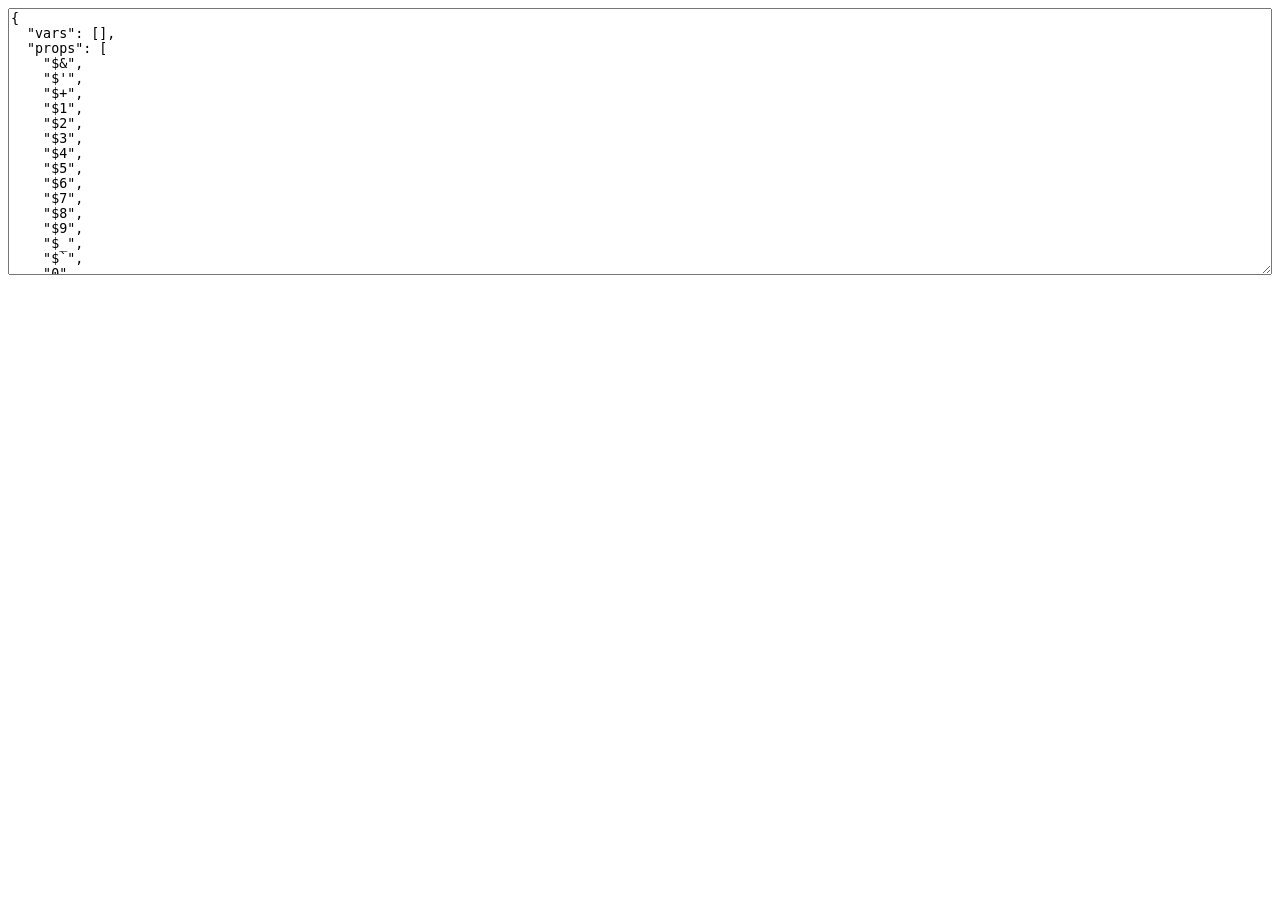
<file: myServer/node_modules/uglify-js/tools/props.html>
<html>
  <head>
  </head>
  <body>
    <script>(function(){
      var props = {};

      function addObject(obj) {
        if (obj == null) return;
        try {
          Object.getOwnPropertyNames(obj).forEach(add);
        } catch(ex) {}
        if (obj.prototype) {
          Object.getOwnPropertyNames(obj.prototype).forEach(add);
        }
        if (typeof obj == "function") {
          try {
            Object.getOwnPropertyNames(new obj).forEach(add);
          } catch(ex) {}
        }
      }

      function add(name) {
        props[name] = true;
      }

      Object.getOwnPropertyNames(window).forEach(function(thing){
        addObject(window[thing]);
      });

      try {
        addObject(new Event("click"));
        addObject(new Event("contextmenu"));
        addObject(new Event("mouseup"));
        addObject(new Event("mousedown"));
        addObject(new Event("keydown"));
        addObject(new Event("keypress"));
        addObject(new Event("keyup"));
      } catch(ex) {}

      var ta = document.createElement("textarea");
      ta.style.width = "100%";
      ta.style.height = "20em";
      ta.style.boxSizing = "border-box";
      <!-- ta.value = Object.keys(props).sort(cmp).map(function(name){ -->
      <!--   return JSON.stringify(name); -->
      <!-- }).join(",\n"); -->
      ta.value = JSON.stringify({
        vars: [],
        props: Object.keys(props).sort(cmp)
      }, null, 2);
      document.body.appendChild(ta);

      function cmp(a, b) {
        a = a.toLowerCase();
        b = b.toLowerCase();
        return a < b ? -1 : a > b ? 1 : 0;
      }
    })();</script>
  </body>
</html>
</file>
